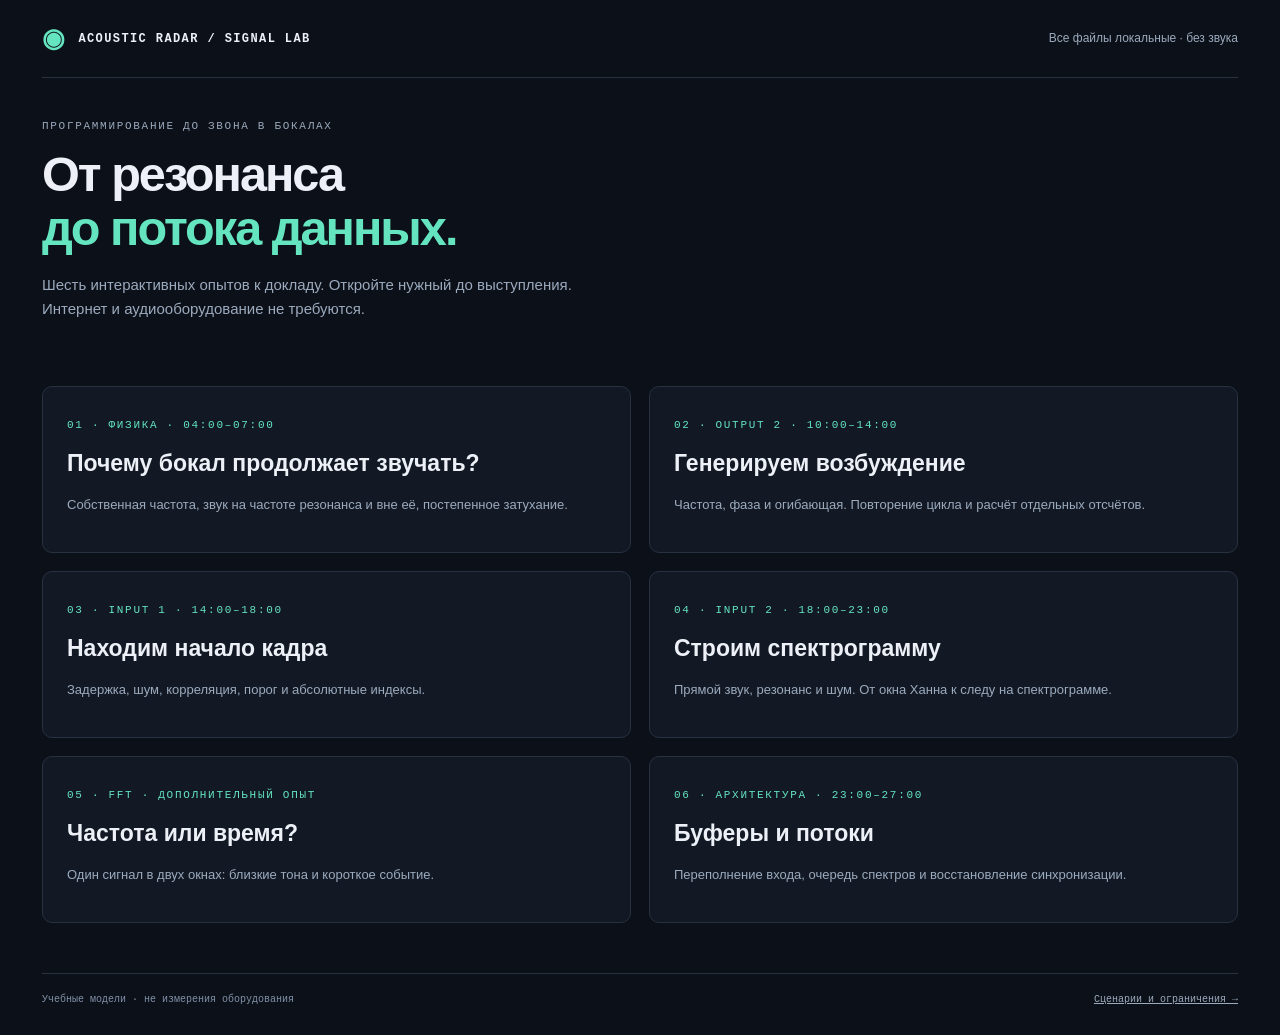
<file: presentation/index.html>
<!doctype html><html lang="ru"><head><meta charset="utf-8"><meta name="viewport" content="width=device-width,initial-scale=1"><meta name="color-scheme" content="dark"><title>Анимации доклада · Acoustic Radar</title><link rel="stylesheet" href="chirp-demo.css"><link rel="stylesheet" href="teaching.css"></head><body><main><header class="masthead"><a class="wordmark" href="index.html"><span class="brand-mark">◉</span> ACOUSTIC RADAR / SIGNAL LAB</a><span class="offline">Все файлы локальные · без звука</span></header><section class="intro"><div><p class="eyebrow">ПРОГРАММИРОВАНИЕ ДО ЗВОНА В БОКАЛАХ</p><h1>От резонанса<br> <span>до потока данных.</span></h1><p class="lede">Шесть интерактивных опытов к докладу. Откройте нужный до выступления.<br>Интернет и аудиооборудование не требуются.</p></div></section><section class="demo-index" aria-label="Выбор опыта"><a href="resonance-demo.html"><span class="eyebrow">01 · ФИЗИКА · 04:00–07:00</span><h2>Почему бокал продолжает звучать?</h2><p>Собственная частота, звук на частоте резонанса и вне её, постепенное затухание.</p></a><a href="excitation-demo.html"><span class="eyebrow">02 · OUTPUT 2 · 10:00–14:00</span><h2>Генерируем возбуждение</h2><p>Частота, фаза и огибающая. Повторение цикла и расчёт отдельных отсчётов.</p></a><a href="chirp-demo.html"><span class="eyebrow">03 · INPUT 1 · 14:00–18:00</span><h2>Находим начало кадра</h2><p>Задержка, шум, корреляция, порог и абсолютные индексы.</p></a><a href="microphone-demo.html"><span class="eyebrow">04 · INPUT 2 · 18:00–23:00</span><h2>Строим спектрограмму</h2><p>Прямой звук, резонанс и шум. От окна Ханна к следу на спектрограмме.</p></a><a href="microphone-demo.html#fft-comparison"><span class="eyebrow">05 · FFT · ДОПОЛНИТЕЛЬНЫЙ ОПЫТ</span><h2>Частота или время?</h2><p>Один сигнал в двух окнах: близкие тона и короткое событие.</p></a><a href="pipeline-demo.html"><span class="eyebrow">06 · АРХИТЕКТУРА · 23:00–27:00</span><h2>Буферы и потоки</h2><p>Переполнение входа, очередь спектров и восстановление синхронизации.</p></a></section><footer><span>Учебные модели · не измерения оборудования</span><a href="README.md" style="color:var(--muted)">Сценарии и ограничения →</a></footer></main></body></html>
</file>
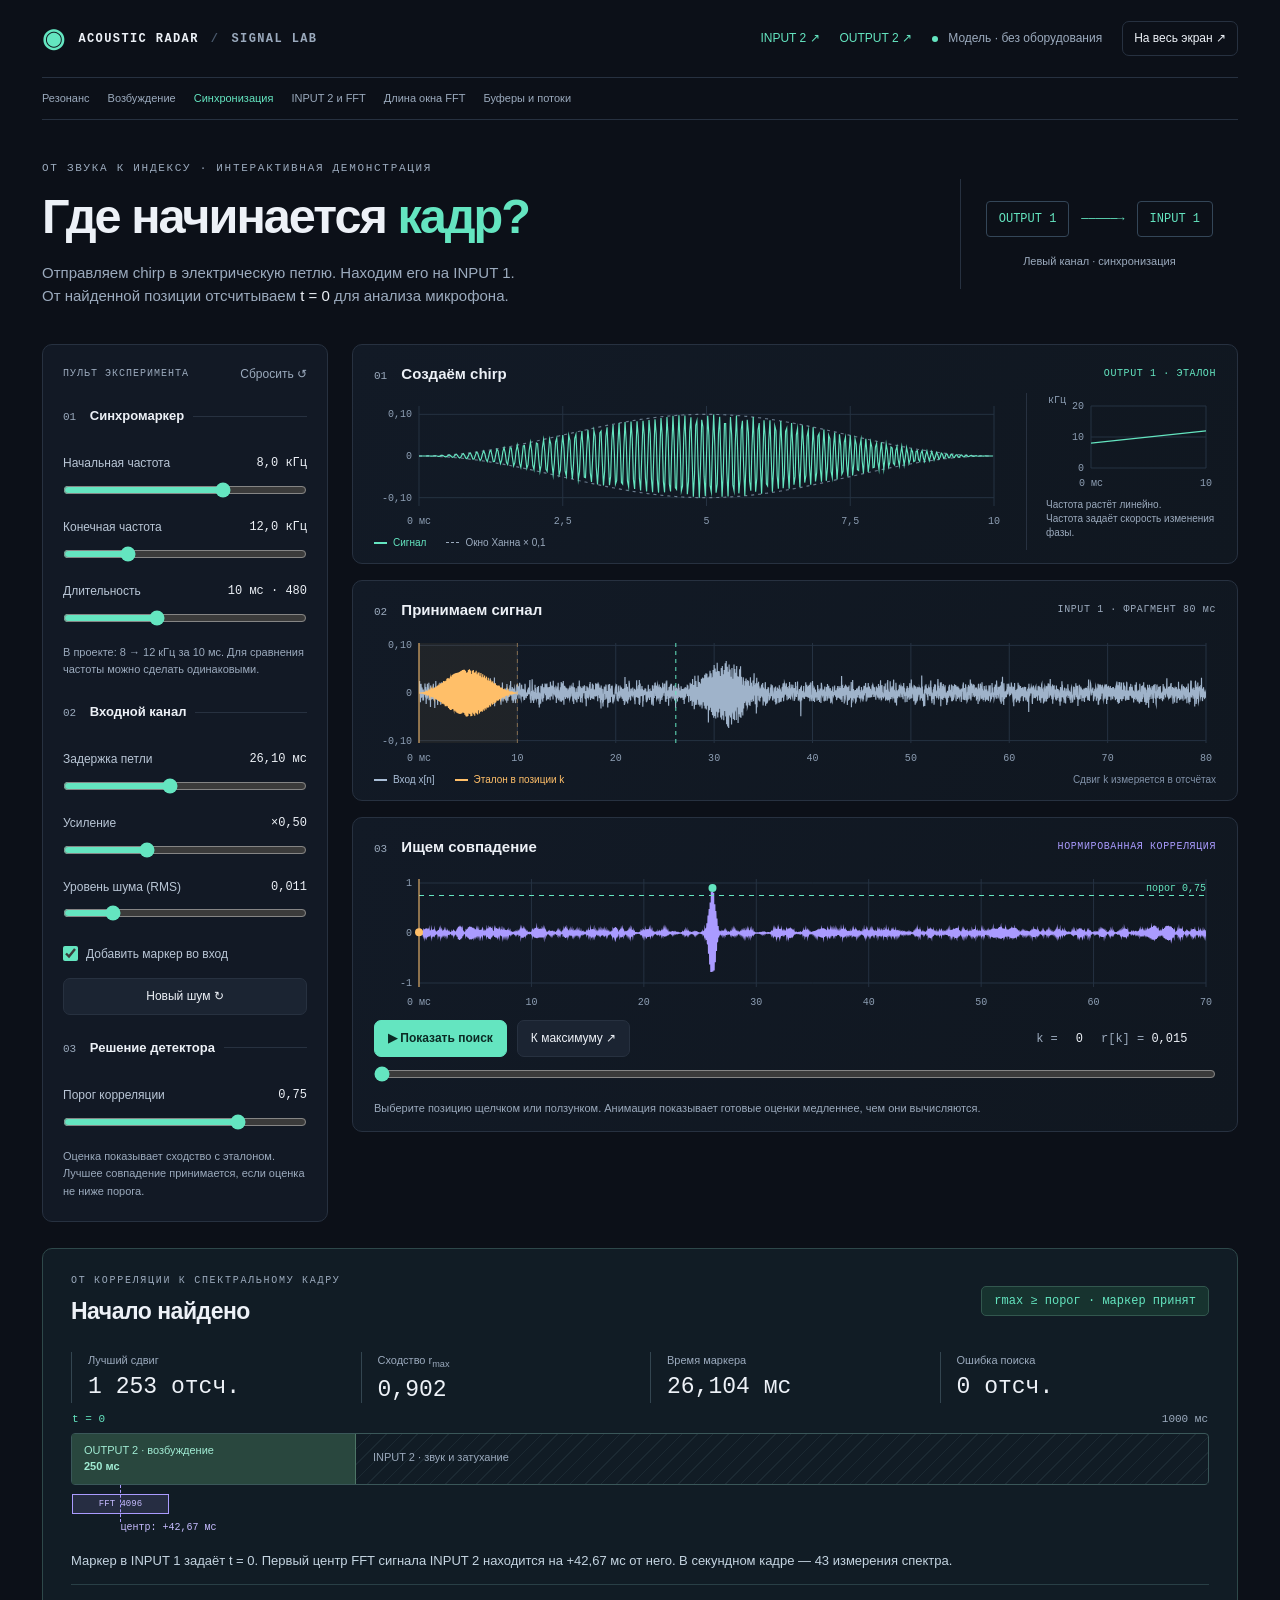
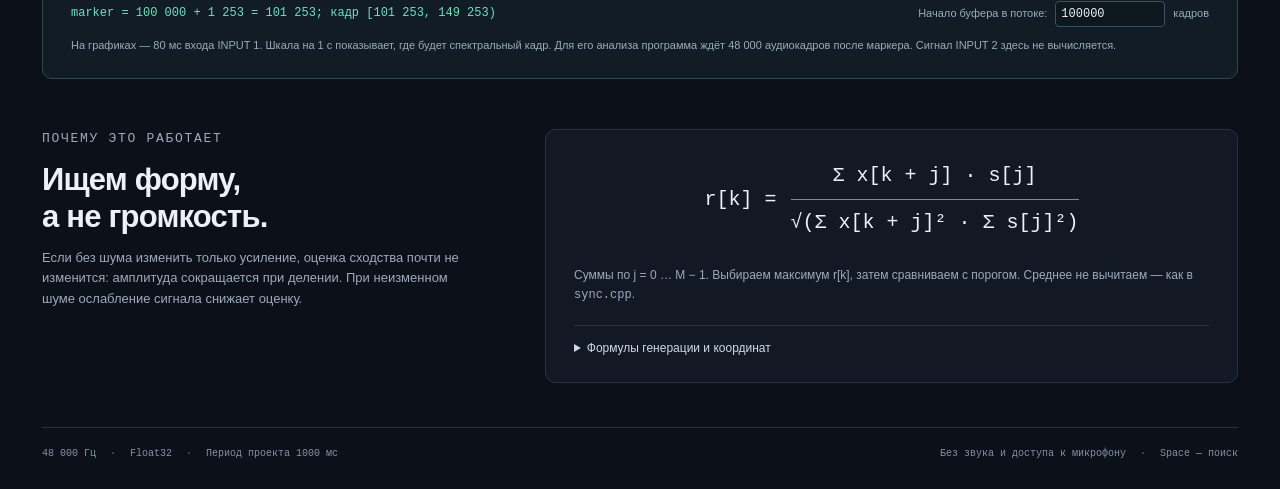
<file: presentation/chirp-demo.html>
<!doctype html>
<html lang="ru">
<head>
  <meta charset="utf-8">
  <meta name="viewport" content="width=device-width, initial-scale=1">
  <meta name="color-scheme" content="dark">
  <title>Где начинается кадр? · Acoustic Radar</title>
  <link rel="stylesheet" href="chirp-demo.css">
  <script defer src="chirp-dsp.js"></script>
  <script defer src="chirp-demo.js"></script>
<link rel="stylesheet" href="teaching.css"></head>
<body>
  <main>
    <header class="masthead">
      <a class="wordmark" href="chirp-demo.html"><span class="brand-mark" aria-hidden="true">◉</span> ACOUSTIC RADAR <span class="slash">/</span> <span class="muted">SIGNAL LAB</span></a>
      <div class="header-actions"><a class="demo-link" href="microphone-demo.html">INPUT 2 ↗</a><a class="demo-link" href="excitation-demo.html">OUTPUT 2 ↗</a><span class="offline"><i></i> Модель · без оборудования</span><button id="fullscreen" class="quiet">На весь экран ↗</button></div>
    </header><nav class="demo-directory" aria-label="Демонстрации доклада"><a href="resonance-demo.html">Резонанс</a><a href="excitation-demo.html">Возбуждение</a><a href="chirp-demo.html" aria-current="page">Синхронизация</a><a href="microphone-demo.html">INPUT 2 и FFT</a><a href="microphone-demo.html#fft-comparison">Длина окна FFT</a><a href="pipeline-demo.html">Буферы и потоки</a></nav>
    <section class="intro">
      <div><p class="eyebrow">ОТ ЗВУКА К ИНДЕКСУ · ИНТЕРАКТИВНАЯ ДЕМОНСТРАЦИЯ</p>
      <h1>Где начинается <span>кадр?</span></h1>
      <p class="lede">Отправляем chirp в электрическую петлю. Находим его на INPUT 1.<br>От найденной позиции отсчитываем <strong>t = 0</strong> для анализа микрофона.</p></div>
      <div class="route" aria-label="Электрическая петля синхронизации"><span>OUTPUT 1</span><span class="wire" aria-hidden="true">─────→</span><span>INPUT 1</span><small>Левый канал · синхронизация</small></div>
    </section>

    <div class="lab">
      <aside class="controls" aria-label="Параметры модели">
        <div class="panel-heading"><span class="eyebrow">ПУЛЬТ ЭКСПЕРИМЕНТА</span><button id="reset" class="text-button">Сбросить ↺</button></div>
        <fieldset><legend><span class="number">01</span> Синхромаркер</legend>
          <label for="f0">Начальная частота <output id="f0-value" for="f0"></output></label><input id="f0" type="range" min="4000" max="10000" step="500" value="8000">
          <label for="f1">Конечная частота <output id="f1-value" for="f1"></output></label><input id="f1" type="range" min="10000" max="18000" step="500" value="12000">
          <label for="duration">Длительность <output id="duration-value" for="duration"></output></label><input id="duration" type="range" min="4" max="20" step="1" value="10">
          <p class="hint">В проекте: 8 → 12 кГц за 10 мс. Для сравнения частоты можно сделать одинаковыми.</p>
        </fieldset>
        <fieldset><legend><span class="number">02</span> Входной канал</legend>
          <label for="delay">Задержка петли <output id="delay-value" for="delay"></output></label><input id="delay" type="range" min="0" max="60" step="0.0208333333333333" value="26.1041666666667">
          <label for="gain">Усиление <output id="gain-value" for="gain"></output></label><input id="gain" type="range" min="0" max="1.5" step="0.05" value="0.5">
          <label for="noise">Уровень шума (RMS) <output id="noise-value" for="noise"></output></label><input id="noise" type="range" min="0" max="0.06" step="0.001" value="0.011">
          <label class="checkbox"><input id="marker" type="checkbox" checked> Добавить маркер во вход</label>
          <button id="new-noise" class="secondary compact">Новый шум ↻</button>
        </fieldset>
        <fieldset><legend><span class="number">03</span> Решение детектора</legend>
          <label for="threshold">Порог корреляции <output id="threshold-value" for="threshold"></output></label><input id="threshold" type="range" min="0.1" max="0.99" step="0.01" value="0.75">
          <p class="hint">Оценка показывает сходство с эталоном. Лучшее совпадение принимается, если оценка не ниже порога.</p>
        </fieldset>
      </aside>

      <section class="workspace" aria-label="Сигналы и корреляция">
        <article class="scope">
          <div class="scope-title"><h2><span class="number">01</span> Создаём chirp</h2><span class="tag teal">OUTPUT 1 · ЭТАЛОН</span></div>
          <div class="chart-grid"><div><canvas id="reference" role="img" aria-label="Осциллограмма chirp и окно Ханна"></canvas><div class="chart-legend"><span class="key teal-key">Сигнал</span><span class="key dotted">Окно Ханна × 0,1</span></div></div>
          <div class="ramp"><canvas id="frequency" role="img" aria-label="Линейный рост частоты chirp"></canvas><p>Частота растёт линейно.<br>Частота задаёт скорость изменения фазы.</p></div></div>
        </article>
        <article class="scope">
          <div class="scope-title"><h2><span class="number">02</span> Принимаем сигнал</h2><span class="tag">INPUT 1 · ФРАГМЕНТ 80 мс</span></div>
          <canvas id="received" role="img" aria-label="Сигнал на INPUT 1 с задержкой, шумом и окном поиска"></canvas>
          <div class="chart-legend"><span class="key grey-key">Вход x[n]</span><span class="key amber-key">Эталон в позиции k</span><span class="legend-note">Сдвиг k измеряется в отсчётах</span></div>
        </article>
        <article class="scope correlation-scope">
          <div class="scope-title"><h2><span class="number">03</span> Ищем совпадение</h2><span class="tag purple">НОРМИРОВАННАЯ КОРРЕЛЯЦИЯ</span></div>
          <canvas id="correlation" role="img" tabindex="0" aria-label="Корреляция для всех сдвигов; нажмите, чтобы выбрать позицию. Стрелки перемещают курсор."></canvas>
          <div class="scan-row"><button id="scan" class="primary" aria-pressed="false">▶ Показать поиск</button><button id="peak" class="secondary">К максимуму ↗</button><div class="probe-readout">k = <output id="probe-value"></output><span>r[k] = <output id="probe-score"></output></span></div></div>
          <label class="sr-only" for="probe">Положение эталона в отсчётах</label><input id="probe" type="range" min="0" max="3360" step="1" value="0">
          <p class="hint">Выберите позицию щелчком или ползунком. Анимация показывает готовые оценки медленнее, чем они вычисляются.</p>
        </article>
      </section>
    </div>

    <section class="result-panel" aria-labelledby="result-title">
      <div class="result-heading"><div><p class="eyebrow">ОТ КОРРЕЛЯЦИИ К СПЕКТРАЛЬНОМУ КАДРУ</p><h2 id="result-title">Начало найдено</h2></div><span id="decision" class="decision" role="status" aria-live="polite"></span></div>
      <div class="metrics"><div><span>Лучший сдвиг</span><strong id="best-index"></strong></div><div><span>Сходство r<sub>max</sub></span><strong id="best-score"></strong></div><div><span>Время маркера</span><strong id="best-time"></strong></div><div><span>Ошибка поиска</span><strong id="error"></strong></div></div>
      <div id="frame-timeline" class="frame-timeline"><div class="frame-start">t = 0</div><div class="excitation">OUTPUT 2 · возбуждение<br><b>250 мс</b></div><div class="decay">INPUT 2 · звук и затухание</div><div class="frame-end">1000 мс</div><div class="fft-window"><span>FFT 4096</span><i></i><small>центр: +42,67 мс</small></div></div>
      <p id="frame-description" class="frame-description"></p>
      <div class="frame-math"><code id="absolute-formula"></code><label for="base">Начало буфера в потоке: <input id="base" type="number" min="0" max="1000000000" step="1" value="100000"> кадров</label></div>
      <p class="hint">На графиках — 80 мс входа INPUT 1. Шкала на 1 с показывает, где будет спектральный кадр. Для его анализа программа ждёт 48 000 аудиокадров после маркера. Сигнал INPUT 2 здесь не вычисляется.</p>
    </section>

    <section class="explanation">
      <div><p class="eyebrow">ПОЧЕМУ ЭТО РАБОТАЕТ</p><h2>Ищем форму,<br> а не громкость.</h2><p>Если без шума изменить только усиление, оценка сходства почти не изменится: амплитуда сокращается при делении. При неизменном шуме ослабление сигнала снижает оценку.</p></div>
      <div class="formula-card"><div class="formula"><span>r[k] = </span><span class="fraction"><span>Σ x[k + j] · s[j]</span><span>√(Σ x[k + j]² · Σ s[j]²)</span></span></div><p>Суммы по j = 0 … M − 1. Выбираем максимум r[k], затем сравниваем с порогом. Среднее не вычитаем — как в <code>sync.cpp</code>.</p><details><summary>Формулы генерации и координат</summary><div class="code-formulas"><code>f(t) = f₀ + (f₁ − f₀) · t / T</code><code>φ(t) = 2π · (f₀ · t + (f₁ − f₀) · t² / (2T))</code><code>s[j] = 0,1 · Hann[j] · sin(φ(j / 48000))</code><code>Hann[j] = ½ · (1 − cos(2πj / (M − 1)))</code><code>marker = base + k; t<sub>FFT</sub> = (offset + 4096 / 2) / 48000</code></div></details></div>
    </section>
    <footer><span>48 000 Гц <b>·</b> Float32 <b>·</b> Период проекта 1000 мс</span><span>Без звука и доступа к микрофону <b>·</b> Space — поиск</span></footer>
  </main>
</body>
</html>
</file>
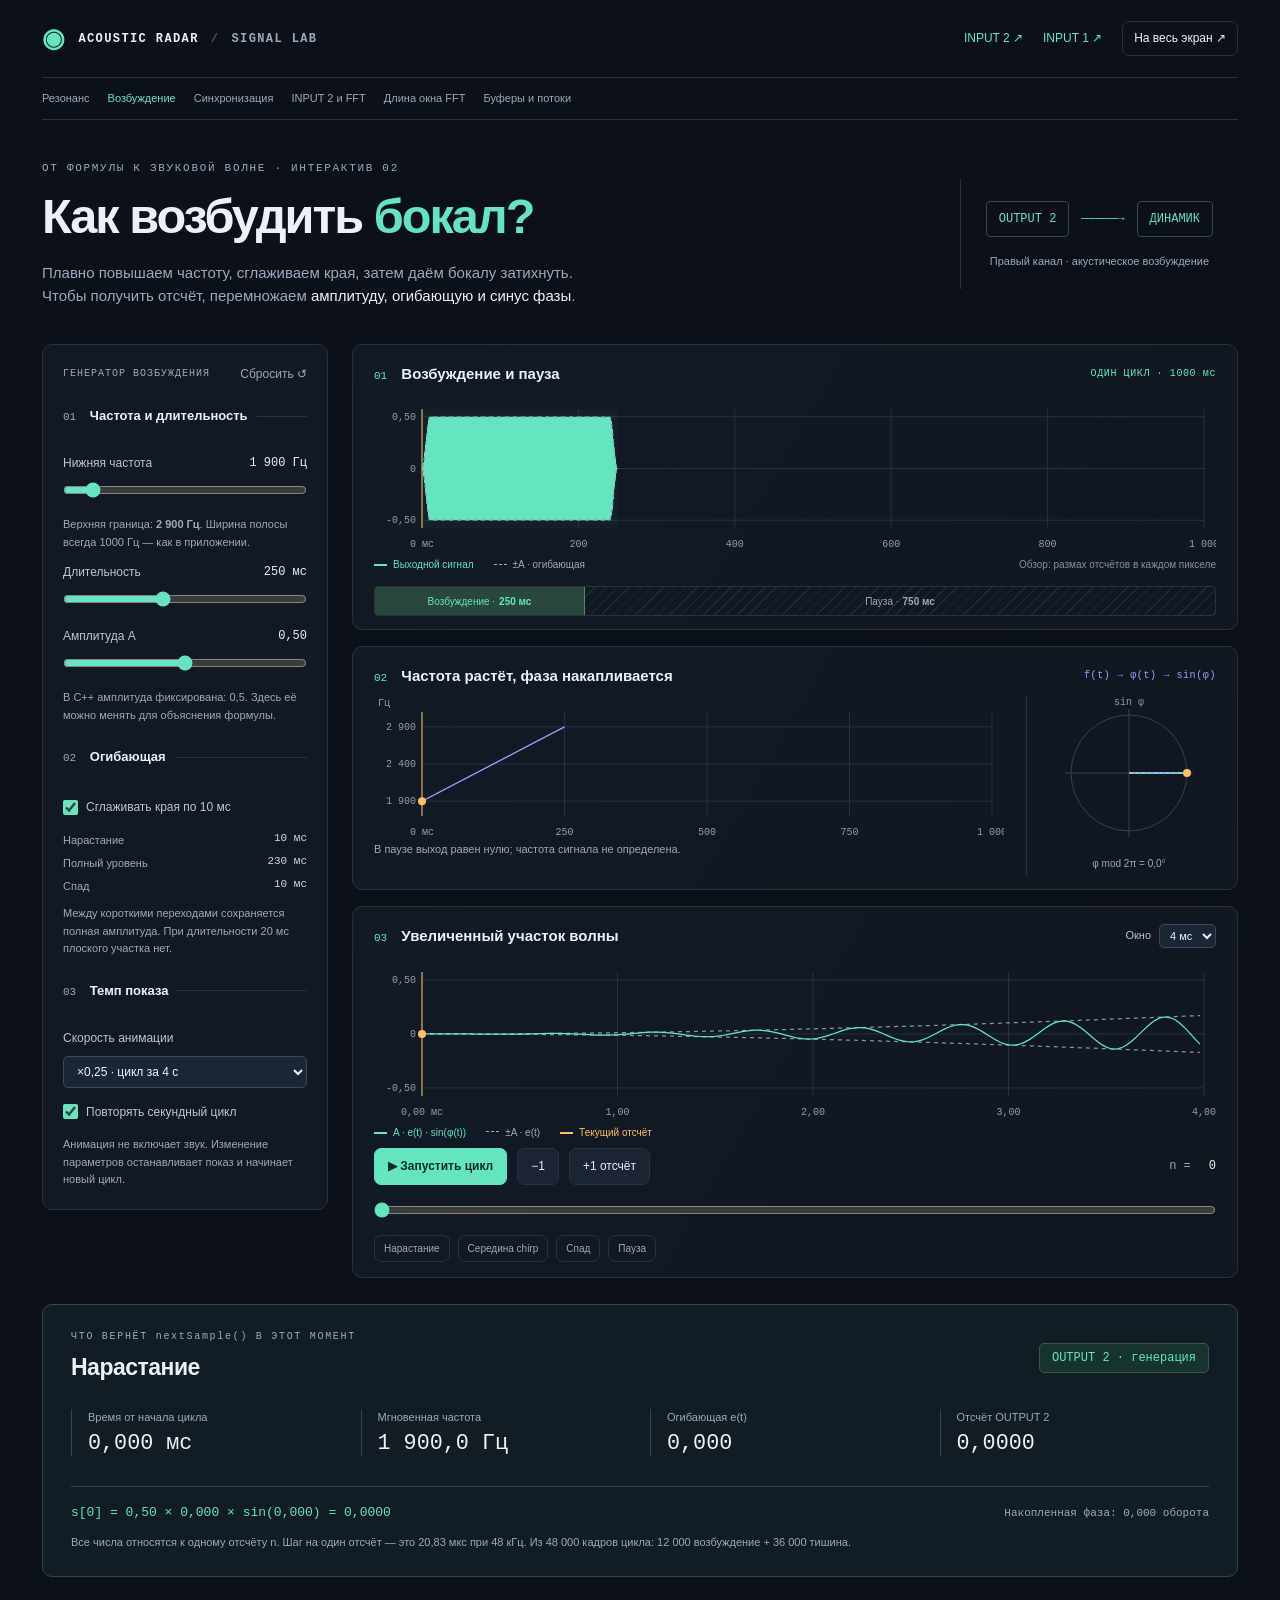
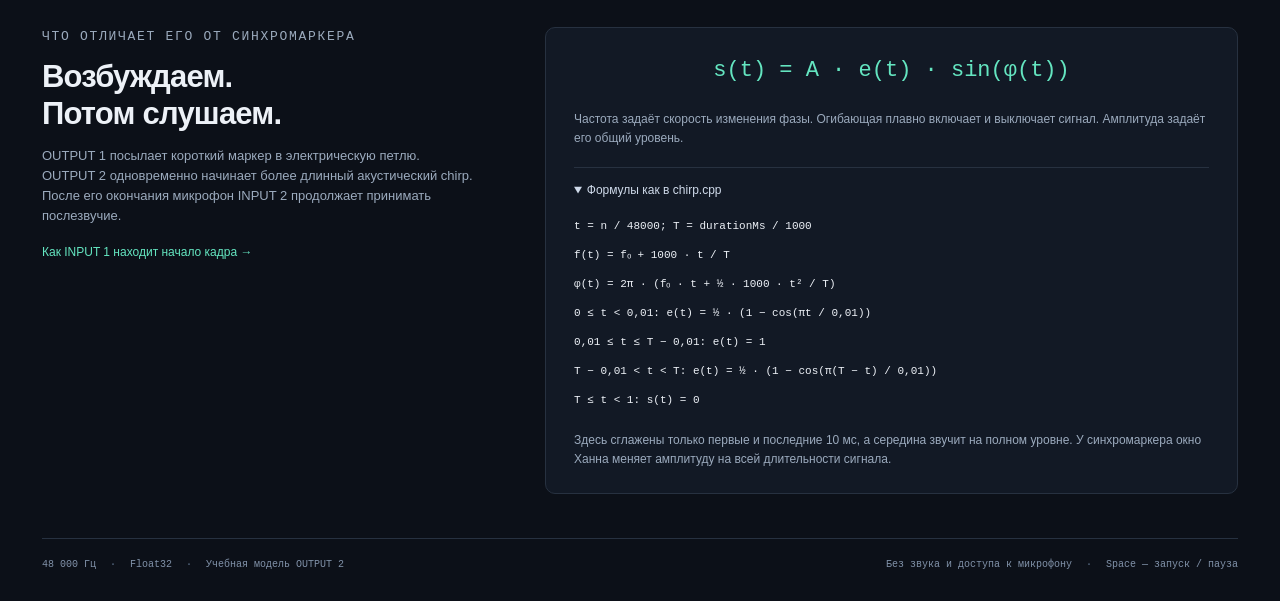
<file: presentation/excitation-demo.html>
<!doctype html>
<html lang="ru">
<head>
  <meta charset="utf-8"><meta name="viewport" content="width=device-width, initial-scale=1"><meta name="color-scheme" content="dark">
  <title>Как возбудить бокал? · Acoustic Radar</title>
  <link rel="stylesheet" href="chirp-demo.css"><link rel="stylesheet" href="excitation-demo.css">
  <script defer src="excitation-dsp.js"></script><script defer src="excitation-demo.js"></script>
<link rel="stylesheet" href="teaching.css"></head>
<body>
<main>
  <header class="masthead"><a class="wordmark" href="excitation-demo.html"><span class="brand-mark" aria-hidden="true">◉</span> ACOUSTIC RADAR <span class="slash">/</span> <span class="muted">SIGNAL LAB</span></a><div class="header-actions"><a class="demo-link" href="microphone-demo.html">INPUT 2 ↗</a><a class="demo-link" href="chirp-demo.html">INPUT 1 ↗</a><button id="fullscreen" class="quiet">На весь экран ↗</button></div></header><nav class="demo-directory" aria-label="Демонстрации доклада"><a href="resonance-demo.html">Резонанс</a><a href="excitation-demo.html" aria-current="page">Возбуждение</a><a href="chirp-demo.html">Синхронизация</a><a href="microphone-demo.html">INPUT 2 и FFT</a><a href="microphone-demo.html#fft-comparison">Длина окна FFT</a><a href="pipeline-demo.html">Буферы и потоки</a></nav>
  <section class="intro"><div><p class="eyebrow">ОТ ФОРМУЛЫ К ЗВУКОВОЙ ВОЛНЕ · ИНТЕРАКТИВ 02</p><h1>Как возбудить <span>бокал?</span></h1><p class="lede">Плавно повышаем частоту, сглаживаем края, затем даём бокалу затихнуть.<br>Чтобы получить отсчёт, перемножаем <strong>амплитуду, огибающую и синус фазы</strong>.</p></div><div class="route"><span>OUTPUT 2</span><span class="wire" aria-hidden="true">─────→</span><span>ДИНАМИК</span><small>Правый канал · акустическое возбуждение</small></div></section>
  <div class="lab excitation-lab">
    <aside class="controls" aria-label="Параметры возбуждения">
      <div class="panel-heading"><span class="eyebrow">ГЕНЕРАТОР ВОЗБУЖДЕНИЯ</span><button id="reset" class="text-button">Сбросить ↺</button></div>
      <fieldset><legend><span class="number">01</span> Частота и длительность</legend>
        <label for="start">Нижняя частота <output id="start-value" for="start"></output></label><input id="start" type="range" min="100" max="19000" step="100" value="1900">
        <p class="hint">Верхняя граница: <strong id="end-frequency"></strong>. Ширина полосы всегда 1000 Гц — как в приложении.</p>
        <label for="duration">Длительность <output id="duration-value" for="duration"></output></label><input id="duration" type="range" min="20" max="590" step="10" value="250">
        <label for="amplitude">Амплитуда A <output id="amplitude-value" for="amplitude"></output></label><input id="amplitude" type="range" min="0" max="1" step="0.05" value="0.5">
        <p class="hint">В C++ амплитуда фиксирована: 0,5. Здесь её можно менять для объяснения формулы.</p>
      </fieldset>
      <fieldset><legend><span class="number">02</span> Огибающая</legend>
        <label class="checkbox"><input id="smooth" type="checkbox" checked> Сглаживать края по 10 мс</label>
        <div class="envelope-parts"><span>Нарастание <b>10 мс</b></span><span>Полный уровень <b id="plateau-value"></b></span><span>Спад <b>10 мс</b></span></div>
        <p id="envelope-hint" class="hint"></p>
      </fieldset>
      <fieldset><legend><span class="number">03</span> Темп показа</legend>
        <label for="speed">Скорость анимации</label><select id="speed"><option value="0.05">×0,05 · цикл за 20 с</option><option value="0.25" selected>×0,25 · цикл за 4 с</option><option value="1">×1 · цикл за 1 с</option></select>
        <label class="checkbox"><input id="loop" type="checkbox" checked> Повторять секундный цикл</label>
        <p class="hint">Анимация не включает звук. Изменение параметров останавливает показ и начинает новый цикл.</p>
      </fieldset>
    </aside>
    <section class="workspace" aria-label="Графики возбуждающего сигнала">
      <article class="scope"><div class="scope-title"><h2><span class="number">01</span> Возбуждение и пауза</h2><span class="tag teal">ОДИН ЦИКЛ · 1000 мс</span></div><canvas id="cycle" role="img" aria-label="Секундный цикл: возбуждение с огибающей и нулевая пауза"></canvas><div class="chart-legend"><span class="key teal-key">Выходной сигнал</span><span class="key dotted">±A · огибающая</span><span class="legend-note">Обзор: размах отсчётов в каждом пикселе</span></div><div class="cycle-strip"><div id="excitation-segment">Возбуждение · <b id="excitation-label"></b></div><div id="silence-segment">Пауза · <b id="silence-label"></b></div></div></article>
      <article class="scope"><div class="scope-title"><h2><span class="number">02</span> Частота растёт, фаза накапливается</h2><span class="tag purple">f(t) → φ(t) → sin(φ)</span></div><div class="phase-grid"><div><canvas id="frequency" role="img" aria-label="Линейная частота только во время возбуждения"></canvas><p class="hint">В паузе выход равен нулю; частота сигнала не определена.</p></div><div class="phase-view"><canvas id="phase" role="img" aria-label="Текущая фаза на единичной окружности и значение синуса"></canvas><p id="phase-caption" class="hint"></p></div></div></article>
      <article class="scope zoom-scope"><div class="scope-title"><h2><span class="number">03</span> Увеличенный участок волны</h2><label class="zoom-label" for="zoom">Окно <select id="zoom"><option value="2">2 мс</option><option value="4" selected>4 мс</option><option value="8">8 мс</option></select></label></div><canvas id="detail" role="img" tabindex="0" aria-label="Точная форма волны с текущим отсчётом. Стрелки переключают отсчёты."></canvas><div class="chart-legend"><span class="key teal-key">A · e(t) · sin(φ(t))</span><span class="key dotted">±A · e(t)</span><span class="key amber-key">Текущий отсчёт</span></div><div class="scan-row"><button id="play" class="primary" aria-pressed="false">▶ Запустить цикл</button><button id="previous" class="secondary" aria-label="Предыдущий отсчёт">−1</button><button id="next" class="secondary" aria-label="Следующий отсчёт">+1 отсчёт</button><div class="probe-readout">n = <output id="sample-index"></output></div></div><label class="sr-only" for="position">Текущий отсчёт цикла</label><input id="position" type="range" min="0" max="47999" step="1" value="0"><div class="jump-buttons" aria-label="Перейти к участку цикла"><button data-jump="attack">Нарастание</button><button data-jump="middle">Середина chirp</button><button data-jump="release">Спад</button><button data-jump="silence">Пауза</button></div></article>
    </section>
  </div>
  <section class="result-panel" aria-labelledby="state-title"><div class="result-heading"><div><p class="eyebrow">ЧТО ВЕРНЁТ nextSample() В ЭТОТ МОМЕНТ</p><h2 id="state-title">Начало нарастания</h2></div><span id="state" class="decision" role="status" aria-live="polite"></span></div><div class="metrics"><div><span>Время от начала цикла</span><strong id="current-time"></strong></div><div><span>Мгновенная частота</span><strong id="current-frequency"></strong></div><div><span>Огибающая e(t)</span><strong id="current-envelope"></strong></div><div><span>Отсчёт OUTPUT 2</span><strong id="current-sample"></strong></div></div><div class="sample-equation"><span id="sample-formula"></span><span id="phase-value"></span></div><p class="hint">Все числа относятся к одному отсчёту n. Шаг на один отсчёт — это 20,83 мкс при 48 кГц. Из 48 000 кадров цикла: <span id="active-frames"></span>.</p></section>
  <section class="explanation"><div><p class="eyebrow">ЧТО ОТЛИЧАЕТ ЕГО ОТ СИНХРОМАРКЕРА</p><h2>Возбуждаем.<br> Потом слушаем.</h2><p>OUTPUT 1 посылает короткий маркер в электрическую петлю. OUTPUT 2 одновременно начинает более длинный акустический chirp. После его окончания микрофон INPUT 2 продолжает принимать послезвучие.</p><a class="demo-link" href="chirp-demo.html">Как INPUT 1 находит начало кадра →</a></div><div class="formula-card"><div class="excitation-formula">s(t) = A · e(t) · sin(φ(t))</div><p>Частота задаёт скорость изменения фазы. Огибающая плавно включает и выключает сигнал. Амплитуда задаёт его общий уровень.</p><details open><summary>Формулы как в chirp.cpp</summary><div class="code-formulas"><code>t = n / 48000; T = durationMs / 1000</code><code>f(t) = f₀ + 1000 · t / T</code><code>φ(t) = 2π · (f₀ · t + ½ · 1000 · t² / T)</code><code>0 ≤ t &lt; 0,01: e(t) = ½ · (1 − cos(πt / 0,01))</code><code>0,01 ≤ t ≤ T − 0,01: e(t) = 1</code><code>T − 0,01 &lt; t &lt; T: e(t) = ½ · (1 − cos(π(T − t) / 0,01))</code><code>T ≤ t &lt; 1: s(t) = 0</code></div></details><p>Здесь сглажены только первые и последние 10 мс, а середина звучит на полном уровне. У синхромаркера окно Ханна меняет амплитуду на всей длительности сигнала.</p></div></section>
  <footer><span>48 000 Гц <b>·</b> Float32 <b>·</b> Учебная модель OUTPUT 2</span><span>Без звука и доступа к микрофону <b>·</b> Space — запуск / пауза</span></footer>
</main>
</body>
</html>
</file>
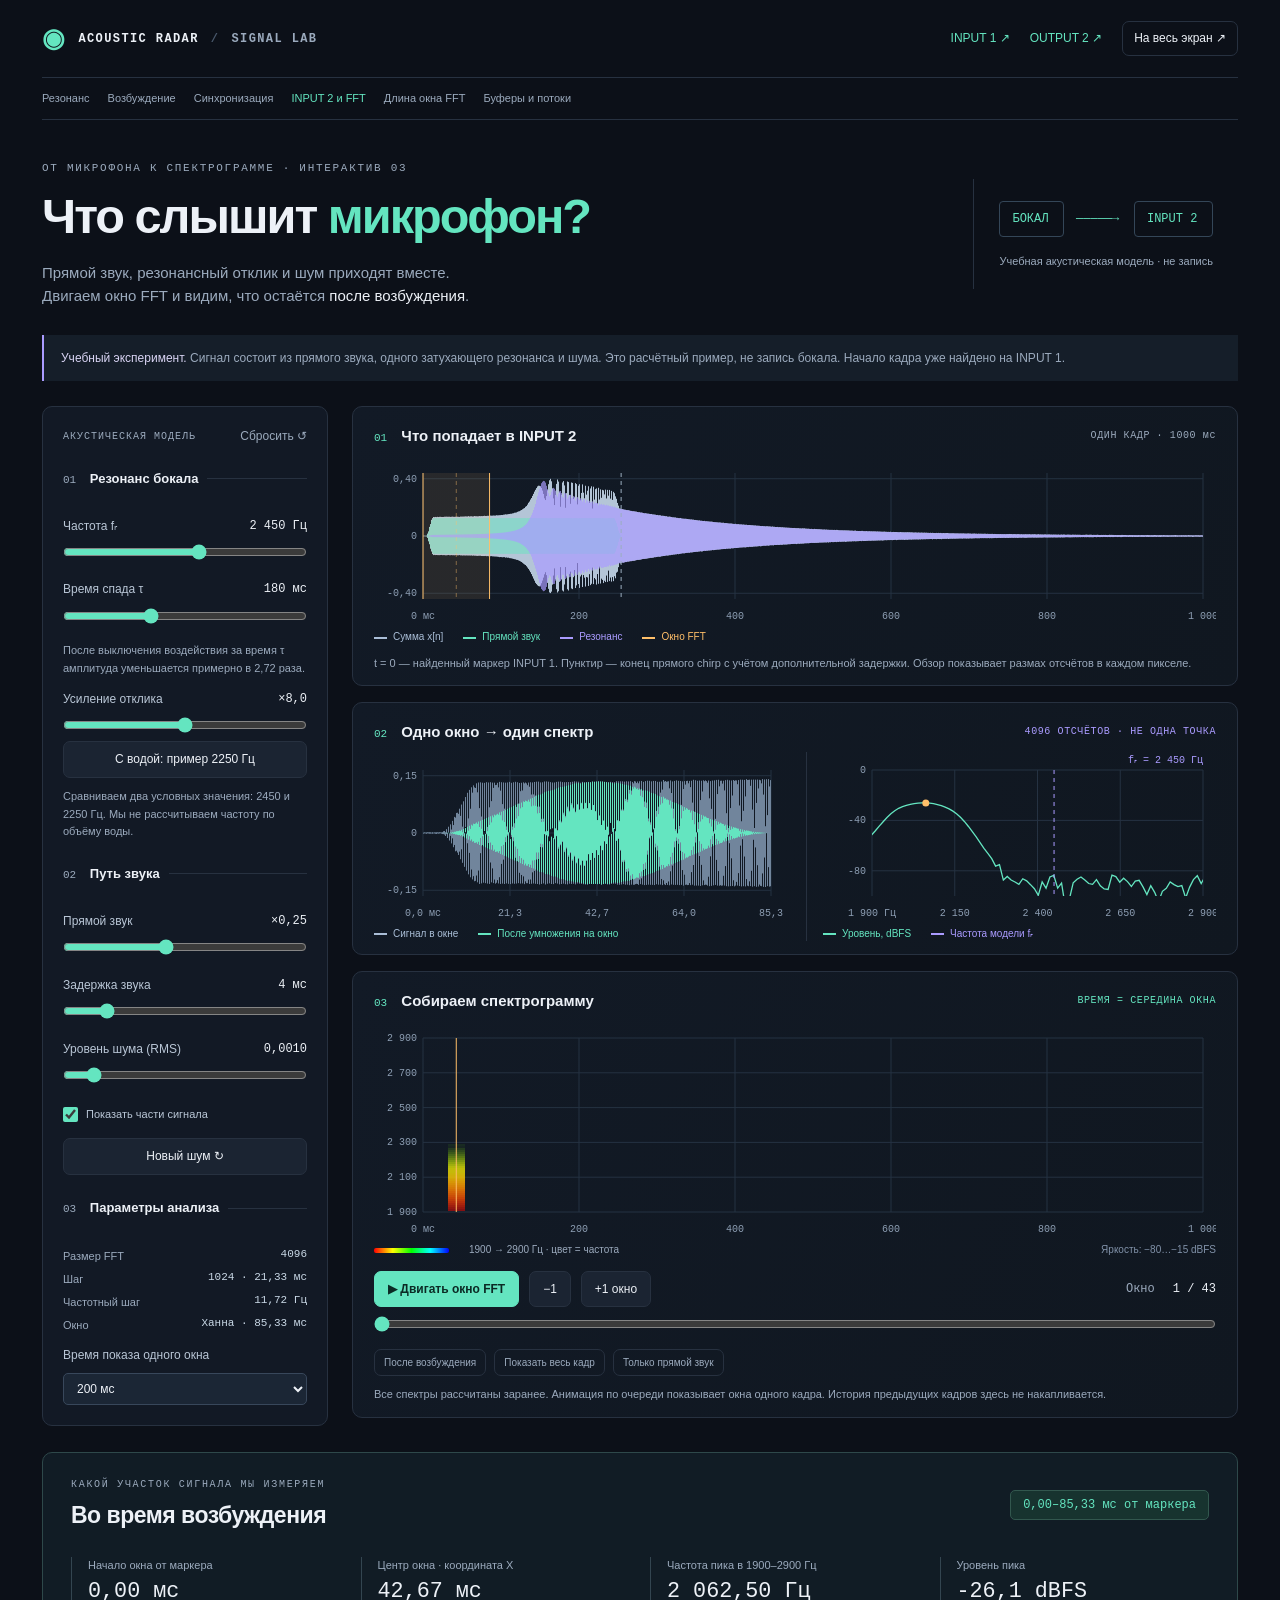
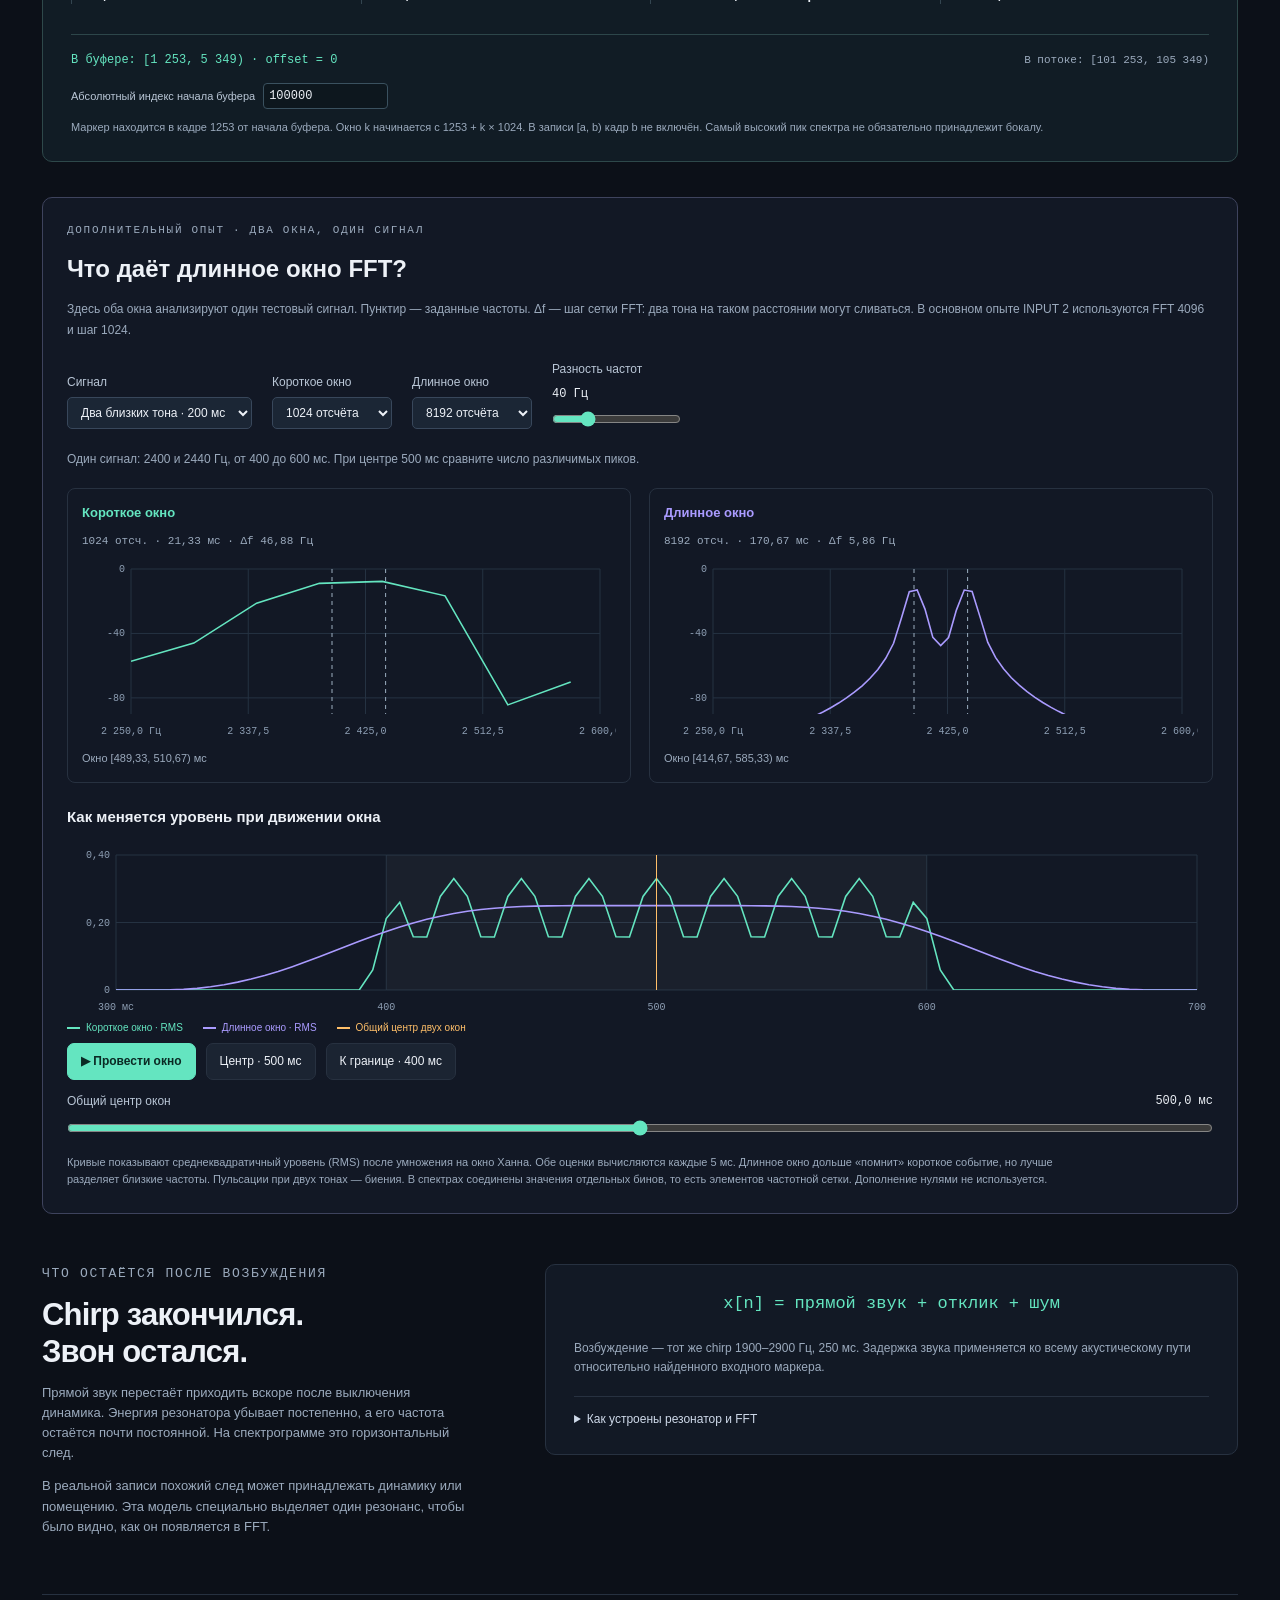
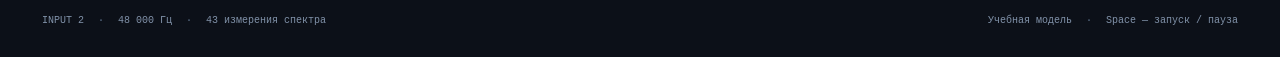
<file: presentation/microphone-demo.html>
<!doctype html>
<html lang="ru">
<head>
  <meta charset="utf-8"><meta name="viewport" content="width=device-width, initial-scale=1"><meta name="color-scheme" content="dark">
  <title>Что слышит микрофон? · Acoustic Radar</title>
  <link rel="stylesheet" href="chirp-demo.css"><link rel="stylesheet" href="excitation-demo.css"><link rel="stylesheet" href="microphone-demo.css">
  <script defer src="excitation-dsp.js"></script><script defer src="microphone-dsp.js"></script><script defer src="microphone-demo.js"></script><script defer src="teaching-ui.js"></script><script defer src="fft-comparison-dsp.js"></script><script defer src="fft-comparison.js"></script>
<link rel="stylesheet" href="teaching.css"></head>
<body><main>
  <header class="masthead"><a class="wordmark" href="microphone-demo.html"><span class="brand-mark" aria-hidden="true">◉</span> ACOUSTIC RADAR <span class="slash">/</span> <span class="muted">SIGNAL LAB</span></a><div class="header-actions"><a class="demo-link" href="chirp-demo.html">INPUT 1 ↗</a><a class="demo-link" href="excitation-demo.html">OUTPUT 2 ↗</a><button id="fullscreen" class="quiet">На весь экран ↗</button></div></header><nav class="demo-directory" aria-label="Демонстрации доклада"><a href="resonance-demo.html">Резонанс</a><a href="excitation-demo.html">Возбуждение</a><a href="chirp-demo.html">Синхронизация</a><a href="microphone-demo.html" aria-current="page">INPUT 2 и FFT</a><a href="microphone-demo.html#fft-comparison">Длина окна FFT</a><a href="pipeline-demo.html">Буферы и потоки</a></nav>
  <section class="intro"><div><p class="eyebrow">ОТ МИКРОФОНА К СПЕКТРОГРАММЕ · ИНТЕРАКТИВ 03</p><h1>Что слышит <span>микрофон?</span></h1><p class="lede">Прямой звук, резонансный отклик и шум приходят вместе.<br>Двигаем окно FFT и видим, что остаётся <strong>после возбуждения</strong>.</p></div><div class="route"><span>БОКАЛ</span><span class="wire" aria-hidden="true">─────→</span><span>INPUT 2</span><small>Учебная акустическая модель · не запись</small></div></section>
  <div class="model-note"><strong>Учебный эксперимент.</strong> Сигнал состоит из прямого звука, одного затухающего резонанса и шума. Это расчётный пример, не запись бокала. Начало кадра уже найдено на INPUT 1.</div>
  <div class="lab excitation-lab microphone-lab">
    <aside class="controls" aria-label="Параметры сигнала микрофона">
      <div class="panel-heading"><span class="eyebrow">АКУСТИЧЕСКАЯ МОДЕЛЬ</span><button id="reset" class="text-button">Сбросить ↺</button></div>
      <fieldset><legend><span class="number">01</span> Резонанс бокала</legend>
        <label for="resonance">Частота fᵣ <output id="resonance-value" for="resonance"></output></label><input id="resonance" type="range" min="2000" max="2800" step="10" value="2450">
        <label for="tau">Время спада τ <output id="tau-value" for="tau"></output></label><input id="tau" type="range" min="60" max="400" step="10" value="180">
        <p class="hint">После выключения воздействия за время τ амплитуда уменьшается примерно в 2,72 раза.</p>
        <label for="strength">Усиление отклика <output id="strength-value" for="strength"></output></label><input id="strength" type="range" min="0" max="16" step="0.5" value="8">
        <button id="water" class="secondary compact" aria-pressed="false">С водой: пример 2250 Гц</button>
        <p class="hint">Сравниваем два условных значения: 2450 и 2250 Гц. Мы не рассчитываем частоту по объёму воды.</p>
      </fieldset>
      <fieldset><legend><span class="number">02</span> Путь звука</legend>
        <label for="direct">Прямой звук <output id="direct-value" for="direct"></output></label><input id="direct" type="range" min="0" max="0.6" step="0.05" value="0.25">
        <label for="delay">Задержка звука <output id="delay-value" for="delay"></output></label><input id="delay" type="range" min="0" max="25" step="1" value="4">
        <label for="noise">Уровень шума (RMS) <output id="noise-value" for="noise"></output></label><input id="noise" type="range" min="0" max="0.01" step="0.0005" value="0.001">
        <label class="checkbox"><input id="components" type="checkbox" checked> Показать части сигнала</label>
        <button id="new-noise" class="secondary compact">Новый шум ↻</button>
      </fieldset>
      <fieldset><legend><span class="number">03</span> Параметры анализа</legend><div class="envelope-parts"><span>Размер FFT <b>4096</b></span><span>Шаг <b>1024 · 21,33 мс</b></span><span>Частотный шаг <b>11,72 Гц</b></span><span>Окно <b>Ханна · 85,33 мс</b></span></div><label for="speed">Время показа одного окна</label><select id="speed"><option value="100">100 мс</option><option value="200" selected>200 мс</option><option value="400">400 мс</option></select></fieldset>
    </aside>
    <section class="workspace" aria-label="Сигнал микрофона и спектральный анализ">
      <article class="scope"><div class="scope-title"><h2><span class="number">01</span> Что попадает в INPUT 2</h2><span class="tag">ОДИН КАДР · 1000 мс</span></div><canvas id="waveform" role="img" aria-label="Сумма прямого звука, затухающего резонанса и шума, с текущим окном FFT"></canvas><div class="chart-legend"><span class="key grey-key">Сумма x[n]</span><span class="key teal-key">Прямой звук</span><span class="key purple-key">Резонанс</span><span class="key amber-key">Окно FFT</span></div><p class="hint">t = 0 — найденный маркер INPUT 1. Пунктир — конец прямого chirp с учётом дополнительной задержки. Обзор показывает размах отсчётов в каждом пикселе.</p></article>
      <article class="scope"><div class="scope-title"><h2><span class="number">02</span> Одно окно → один спектр</h2><span class="tag purple">4096 ОТСЧЁТОВ · НЕ ОДНА ТОЧКА</span></div><div class="analysis-grid"><div><canvas id="window" role="img" aria-label="Сигнал в текущем окне до и после умножения на окно Ханна"></canvas><div class="chart-legend"><span class="key grey-key">Сигнал в окне</span><span class="key teal-key">После умножения на окно</span></div></div><div><canvas id="spectrum" role="img" aria-label="Спектр текущего окна и заданная частота резонанса"></canvas><div class="chart-legend"><span class="key teal-key">Уровень, dBFS</span><span class="key purple-key">Частота модели fᵣ</span></div></div></div></article>
      <article class="scope spectrogram-scope"><div class="scope-title"><h2><span class="number">03</span> Собираем спектрограмму</h2><span class="tag teal">ВРЕМЯ = СЕРЕДИНА ОКНА</span></div><canvas id="spectrogram" role="img" tabindex="0" aria-label="Цветная спектрограмма микрофонного сигнала. Стрелки переключают окна FFT."></canvas><div class="chart-legend"><span class="palette-bar" aria-hidden="true"></span><span>1900 → 2900 Гц · цвет = частота</span><span class="legend-note">Яркость: −80…−15 dBFS</span></div><div class="scan-row"><button id="play" class="primary" aria-pressed="false">▶ Двигать окно FFT</button><button id="previous" class="secondary" aria-label="Предыдущее окно">−1</button><button id="next" class="secondary" aria-label="Следующее окно">+1 окно</button><div class="probe-readout">Окно <output id="column-number"></output></div></div><label class="sr-only" for="column">Индекс окна FFT</label><input id="column" type="range" min="0" max="42" step="1" value="0"><div class="jump-buttons"><button id="ringdown">После возбуждения</button><button id="show-all" aria-pressed="false">Показать весь кадр</button><button id="direct-only">Только прямой звук</button></div><p class="hint">Все спектры рассчитаны заранее. Анимация по очереди показывает окна одного кадра. История предыдущих кадров здесь не накапливается.</p></article>
    </section>
  </div>
  <section class="result-panel" aria-labelledby="state-title"><div class="result-heading"><div><p class="eyebrow">КАКОЙ УЧАСТОК СИГНАЛА МЫ ИЗМЕРЯЕМ</p><h2 id="state-title"></h2></div><span id="window-state" class="decision" role="status" aria-live="polite"></span></div><div class="metrics"><div><span>Начало окна от маркера</span><strong id="start-time"></strong></div><div><span>Центр окна · координата X</span><strong id="center-time"></strong></div><div><span>Частота пика в 1900–2900 Гц</span><strong id="peak-frequency"></strong></div><div><span>Уровень пика</span><strong id="peak-level"></strong></div></div><div class="sample-equation"><span id="index-formula"></span><span id="absolute-formula"></span></div><label class="base-label" for="base">Абсолютный индекс начала буфера <input id="base" type="number" min="0" max="1000000000" step="1" value="100000"></label><p class="hint">Маркер находится в кадре 1253 от начала буфера. Окно k начинается с 1253 + k × 1024. В записи [a, b) кадр b не включён. Самый высокий пик спектра не обязательно принадлежит бокалу.</p></section>
  <section id="fft-comparison" class="comparison-section" aria-labelledby="fft-comparison-title">
    <p class="eyebrow">ДОПОЛНИТЕЛЬНЫЙ ОПЫТ · ДВА ОКНА, ОДИН СИГНАЛ</p><h2 id="fft-comparison-title">Что даёт длинное окно FFT?</h2>
    <p class="teaching-note">Здесь оба окна анализируют один тестовый сигнал. Пунктир — заданные частоты. Δf — шаг сетки FFT: два тона на таком расстоянии могут сливаться. В основном опыте INPUT 2 используются FFT 4096 и шаг 1024.</p>
    <div class="teaching-controls"><label for="fft-case">Сигнал<select id="fft-case"><option value="tones">Два близких тона · 200 мс</option><option value="burst">Короткий импульс · 20 мс</option></select></label><label for="fft-short">Короткое окно<select id="fft-short"><option value="512">512 отсчётов</option><option value="1024" selected>1024 отсчёта</option><option value="2048">2048 отсчётов</option></select></label><label for="fft-long">Длинное окно<select id="fft-long"><option value="4096">4096 отсчётов</option><option value="8192" selected>8192 отсчёта</option></select></label><label for="fft-gap">Разность частот <output id="fft-gap-value"></output><input id="fft-gap" type="range" min="20" max="100" step="5" value="40"></label></div>
    <p id="fft-comparison-note" class="teaching-note"></p>
    <div class="comparison-spectra"><article><h3 style="color:var(--teal)">Короткое окно</h3><output id="fft-short-info"></output><canvas id="fft-short-spectrum" role="img" aria-label="Спектр одного и того же сигнала в коротком окне"></canvas><p id="fft-short-interval" class="hint"></p></article><article><h3 style="color:var(--purple)">Длинное окно</h3><output id="fft-long-info"></output><canvas id="fft-long-spectrum" role="img" aria-label="Спектр одного и того же сигнала в длинном окне"></canvas><p id="fft-long-interval" class="hint"></p></article></div>
    <h2 style="font-size:15px;margin:22px 0 8px">Как меняется уровень при движении окна</h2><canvas id="fft-time" role="img" aria-label="Взвешенный среднеквадратичный уровень для короткого и длинного окна в зависимости от положения его центра"></canvas>
    <div class="chart-legend"><span class="key teal-key">Короткое окно · RMS</span><span class="key purple-key">Длинное окно · RMS</span><span class="key amber-key">Общий центр двух окон</span></div>
    <div class="scan-row"><button id="fft-play" class="primary" aria-pressed="false">▶ Провести окно</button><button id="fft-middle" class="secondary">Центр · 500 мс</button><button id="fft-start" class="secondary">К границе · 400 мс</button></div><label for="fft-center">Общий центр окон <output id="fft-center-value"></output></label><input id="fft-center" type="range" min="300" max="700" step="0.5" value="500">
    <p class="hint">Кривые показывают среднеквадратичный уровень (RMS) после умножения на окно Ханна. Обе оценки вычисляются каждые 5 мс. Длинное окно дольше «помнит» короткое событие, но лучше разделяет близкие частоты. Пульсации при двух тонах — биения. В спектрах соединены значения отдельных бинов, то есть элементов частотной сетки. Дополнение нулями не используется.</p>
  </section>
  <section class="explanation"><div><p class="eyebrow">ЧТО ОСТАЁТСЯ ПОСЛЕ ВОЗБУЖДЕНИЯ</p><h2>Chirp закончился.<br> Звон остался.</h2><p>Прямой звук перестаёт приходить вскоре после выключения динамика. Энергия резонатора убывает постепенно, а его частота остаётся почти постоянной. На спектрограмме это горизонтальный след.</p><p>В реальной записи похожий след может принадлежать динамику или помещению. Эта модель специально выделяет один резонанс, чтобы было видно, как он появляется в FFT.</p></div><div class="formula-card"><div class="excitation-formula">x[n] = прямой звук + отклик + шум</div><p>Возбуждение — тот же chirp 1900–2900 Гц, 250 мс. Задержка звука применяется ко всему акустическому пути относительно найденного входного маркера.</p><details><summary>Как устроены резонатор и FFT</summary><div class="code-formulas"><code>r = exp(−1 / (48000 · τ)); ω = 2πfᵣ / 48000</code><code>y[n] = 2r cos(ω)y[n−1] − r²y[n−2] + β·drive[n]</code><code>β = gain · (1−r) · 2sin(ω)</code><code>FFT: x[marker + offset + j] · Hann[j]</code><code>f[b] = b · 48000 / 4096</code><code>dBFS = 20 log₁₀(max(2|FFT[b]| / ΣHann, 10⁻¹⁰))</code></div><p>Удвоение применяется к бинам между нулевой частотой и частотой Найквиста. Крайние бины не удваиваются. Браузер считает FFT на JavaScript, приложение — через FFTW3. Размер окна, шаг и способ расчёта уровней одинаковы.</p></details></div></section>
  <footer><span>INPUT 2 <b>·</b> 48 000 Гц <b>·</b> 43 измерения спектра</span><span>Учебная модель <b>·</b> Space — запуск / пауза</span></footer>
</main></body>
</html>
</file>
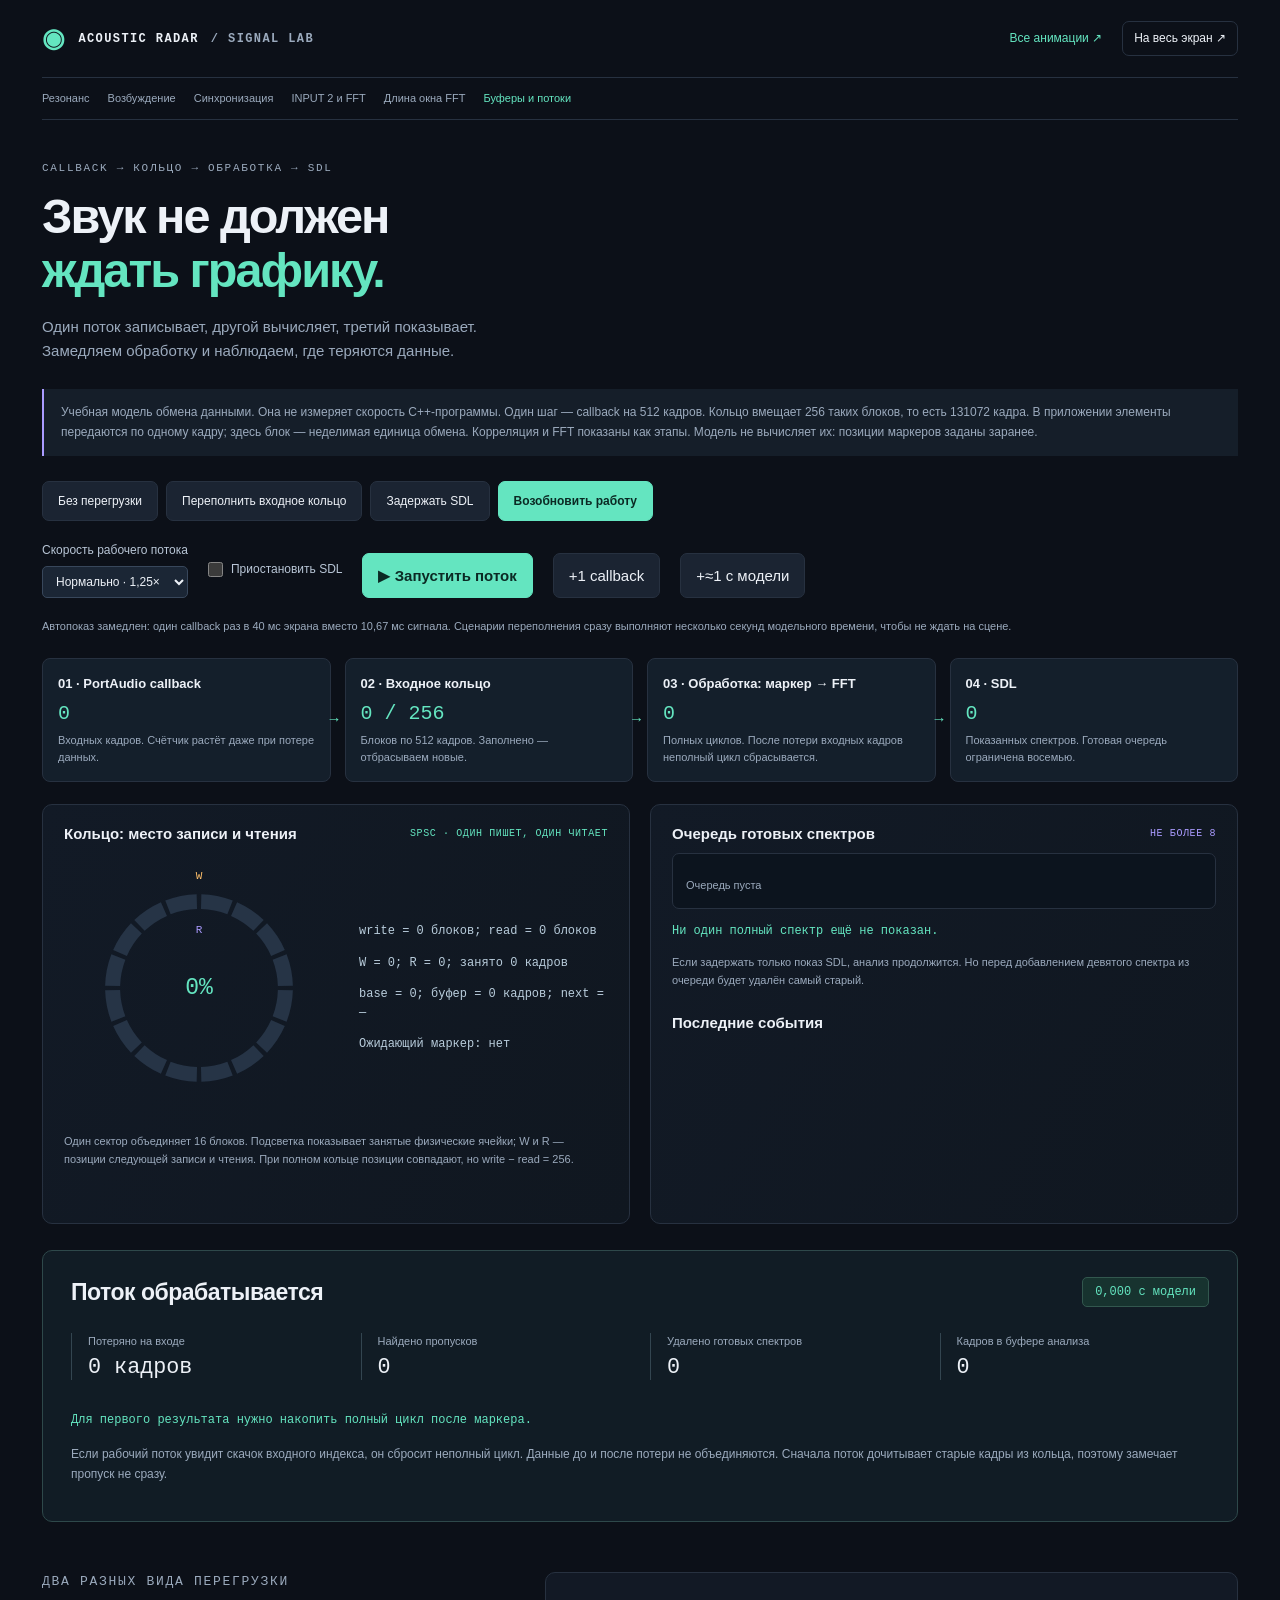
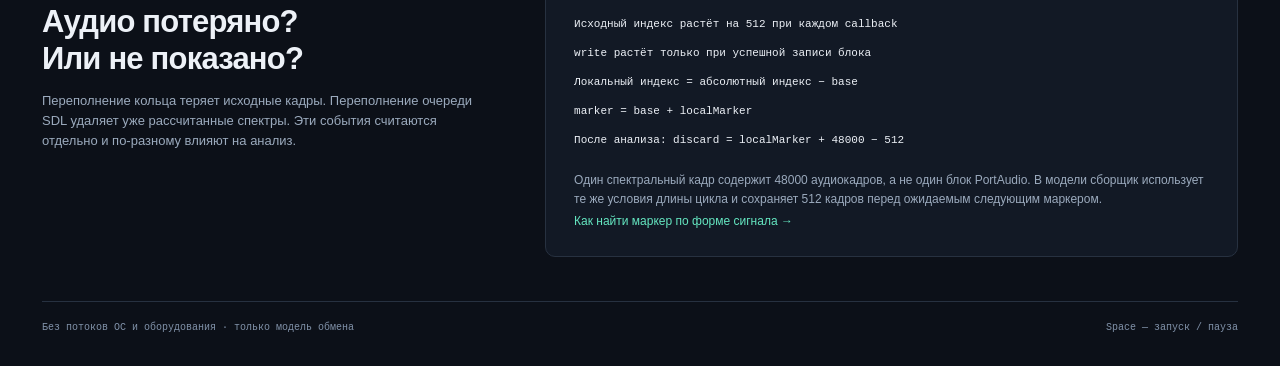
<file: presentation/pipeline-demo.html>
<!doctype html><html lang="ru"><head><meta charset="utf-8"><meta name="viewport" content="width=device-width,initial-scale=1"><meta name="color-scheme" content="dark"><title>Как звук проходит через потоки? · Acoustic Radar</title><link rel="stylesheet" href="chirp-demo.css"><link rel="stylesheet" href="excitation-demo.css"><link rel="stylesheet" href="teaching.css"><script defer src="pipeline-dsp.js"></script><script defer src="teaching-ui.js"></script><script defer src="pipeline-demo.js"></script></head><body><main>
<header class="masthead"><a class="wordmark" href="index.html"><span class="brand-mark">◉</span> ACOUSTIC RADAR <span class="muted">/ SIGNAL LAB</span></a><div class="header-actions"><a class="demo-link" href="index.html">Все анимации ↗</a><button id="fullscreen" class="quiet">На весь экран ↗</button></div></header><nav class="demo-directory" aria-label="Демонстрации доклада"><a href="resonance-demo.html">Резонанс</a><a href="excitation-demo.html">Возбуждение</a><a href="chirp-demo.html">Синхронизация</a><a href="microphone-demo.html">INPUT 2 и FFT</a><a href="microphone-demo.html#fft-comparison">Длина окна FFT</a><a href="pipeline-demo.html" aria-current="page">Буферы и потоки</a></nav>
<section class="intro"><div><p class="eyebrow">CALLBACK → КОЛЬЦО → ОБРАБОТКА → SDL</p><h1>Звук не должен<br><span>ждать графику.</span></h1><p class="lede">Один поток записывает, другой вычисляет, третий показывает.<br>Замедляем обработку и наблюдаем, где теряются данные.</p></div></section>
<p class="teaching-note model-note">Учебная модель обмена данными. Она не измеряет скорость C++-программы. Один шаг — callback на 512 кадров. Кольцо вмещает 256 таких блоков, то есть 131072 кадра. В приложении элементы передаются по одному кадру; здесь блок — неделимая единица обмена. Корреляция и FFT показаны как этапы. Модель не вычисляет их: позиции маркеров заданы заранее.</p>
<div class="scenario-buttons"><button id="normal" class="secondary">Без перегрузки</button><button id="overflow" class="secondary">Переполнить входное кольцо</button><button id="slow-ui" class="secondary">Задержать SDL</button><button id="recover" class="primary">Возобновить работу</button></div>
<div class="teaching-controls"><label for="worker-rate">Скорость рабочего потока<select id="worker-rate"><option value="0">Пауза · 0×</option><option value="0.5">Медленно · 0,5×</option><option value="1.25" selected>Нормально · 1,25×</option><option value="3">Быстро · 3×</option></select></label><label class="checkbox"><input id="ui-paused" type="checkbox"> Приостановить SDL</label><button id="play" class="primary" aria-pressed="false">▶ Запустить поток</button><button id="step" class="secondary">+1 callback</button><button id="second" class="secondary">+≈1 с модели</button></div>
<p class="hint">Автопоказ замедлен: один callback раз в 40 мс экрана вместо 10,67 мс сигнала. Сценарии переполнения сразу выполняют несколько секунд модельного времени, чтобы не ждать на сцене.</p>
<section class="stage-row" aria-label="Этапы передачи данных"><article class="stage-card"><h3>01 · PortAudio callback</h3><strong id="produced">0</strong><p>Входных кадров. Счётчик растёт даже при потере данных.</p></article><article id="ring-stage" class="stage-card"><h3>02 · Входное кольцо</h3><strong id="occupancy">0 / 256</strong><p>Блоков по 512 кадров. Заполнено — отбрасываем новые.</p></article><article class="stage-card"><h3>03 · Обработка: маркер → FFT</h3><strong id="cycles">0</strong><p>Полных циклов. После потери входных кадров неполный цикл сбрасывается.</p></article><article id="ui-stage" class="stage-card"><h3>04 · SDL</h3><strong id="displayed">0</strong><p>Показанных спектров. Готовая очередь ограничена восемью.</p></article></section>
<div class="teaching-grid"><article class="scope"><div class="scope-title"><h2>Кольцо: место записи и чтения</h2><span class="tag teal">SPSC · ОДИН ПИШЕТ, ОДИН ЧИТАЕТ</span></div><div class="ring-display"><canvas id="ring" role="img" aria-label="Заполненность кольцевого буфера с позициями записи и чтения"></canvas><div class="pipeline-data"><code id="ring-indices"></code><code id="ring-slots"></code><code id="buffer-indices"></code><code id="pending-marker"></code></div></div><p class="hint">Один сектор объединяет 16 блоков. Подсветка показывает занятые физические ячейки; W и R — позиции следующей записи и чтения. При полном кольце позиции совпадают, но write − read = 256.</p></article><article class="scope"><div class="scope-title"><h2>Очередь готовых спектров</h2><span class="tag purple">НЕ БОЛЕЕ 8</span></div><div id="ready" class="ready-list" aria-label="Готовые спектральные кадры"></div><p id="display-info" class="status-copy"></p><p class="hint">Если задержать только показ SDL, анализ продолжится. Но перед добавлением девятого спектра из очереди будет удалён самый старый.</p><h2 style="margin-top:22px">Последние события</h2><ol id="events" class="event-log"></ol></article></div>
<section class="result-panel"><div class="result-heading"><h2 id="state-title">Можно запускать</h2><span id="virtual-time" class="decision"></span></div><div class="metrics pipeline-metrics"><div><span>Потеряно на входе</span><strong id="input-dropped"></strong></div><div><span>Найдено пропусков</span><strong id="gaps"></strong></div><div><span>Удалено готовых спектров</span><strong id="ui-dropped"></strong></div><div><span>Кадров в буфере анализа</span><strong id="buffer-count"></strong></div></div><p id="cycle-example" class="status-copy"></p><p class="teaching-note">Если рабочий поток увидит скачок входного индекса, он сбросит неполный цикл. Данные до и после потери не объединяются. Сначала поток дочитывает старые кадры из кольца, поэтому замечает пропуск не сразу.</p></section>
<section class="explanation"><div><p class="eyebrow">ДВА РАЗНЫХ ВИДА ПЕРЕГРУЗКИ</p><h2>Аудио потеряно?<br> Или не показано?</h2><p>Переполнение кольца теряет исходные кадры. Переполнение очереди SDL удаляет уже рассчитанные спектры. Эти события считаются отдельно и по-разному влияют на анализ.</p></div><div class="formula-card"><div class="code-formulas"><code>Исходный индекс растёт на 512 при каждом callback</code><code>write растёт только при успешной записи блока</code><code>Локальный индекс = абсолютный индекс − base</code><code>marker = base + localMarker</code><code>После анализа: discard = localMarker + 48000 − 512</code></div><p>Один спектральный кадр содержит 48000 аудиокадров, а не один блок PortAudio. В модели сборщик использует те же условия длины цикла и сохраняет 512 кадров перед ожидаемым следующим маркером.</p><a class="demo-link" href="chirp-demo.html">Как найти маркер по форме сигнала →</a></div></section><footer><span>Без потоков ОС и оборудования · только модель обмена</span><span>Space — запуск / пауза</span></footer>
</main></body></html>
</file>
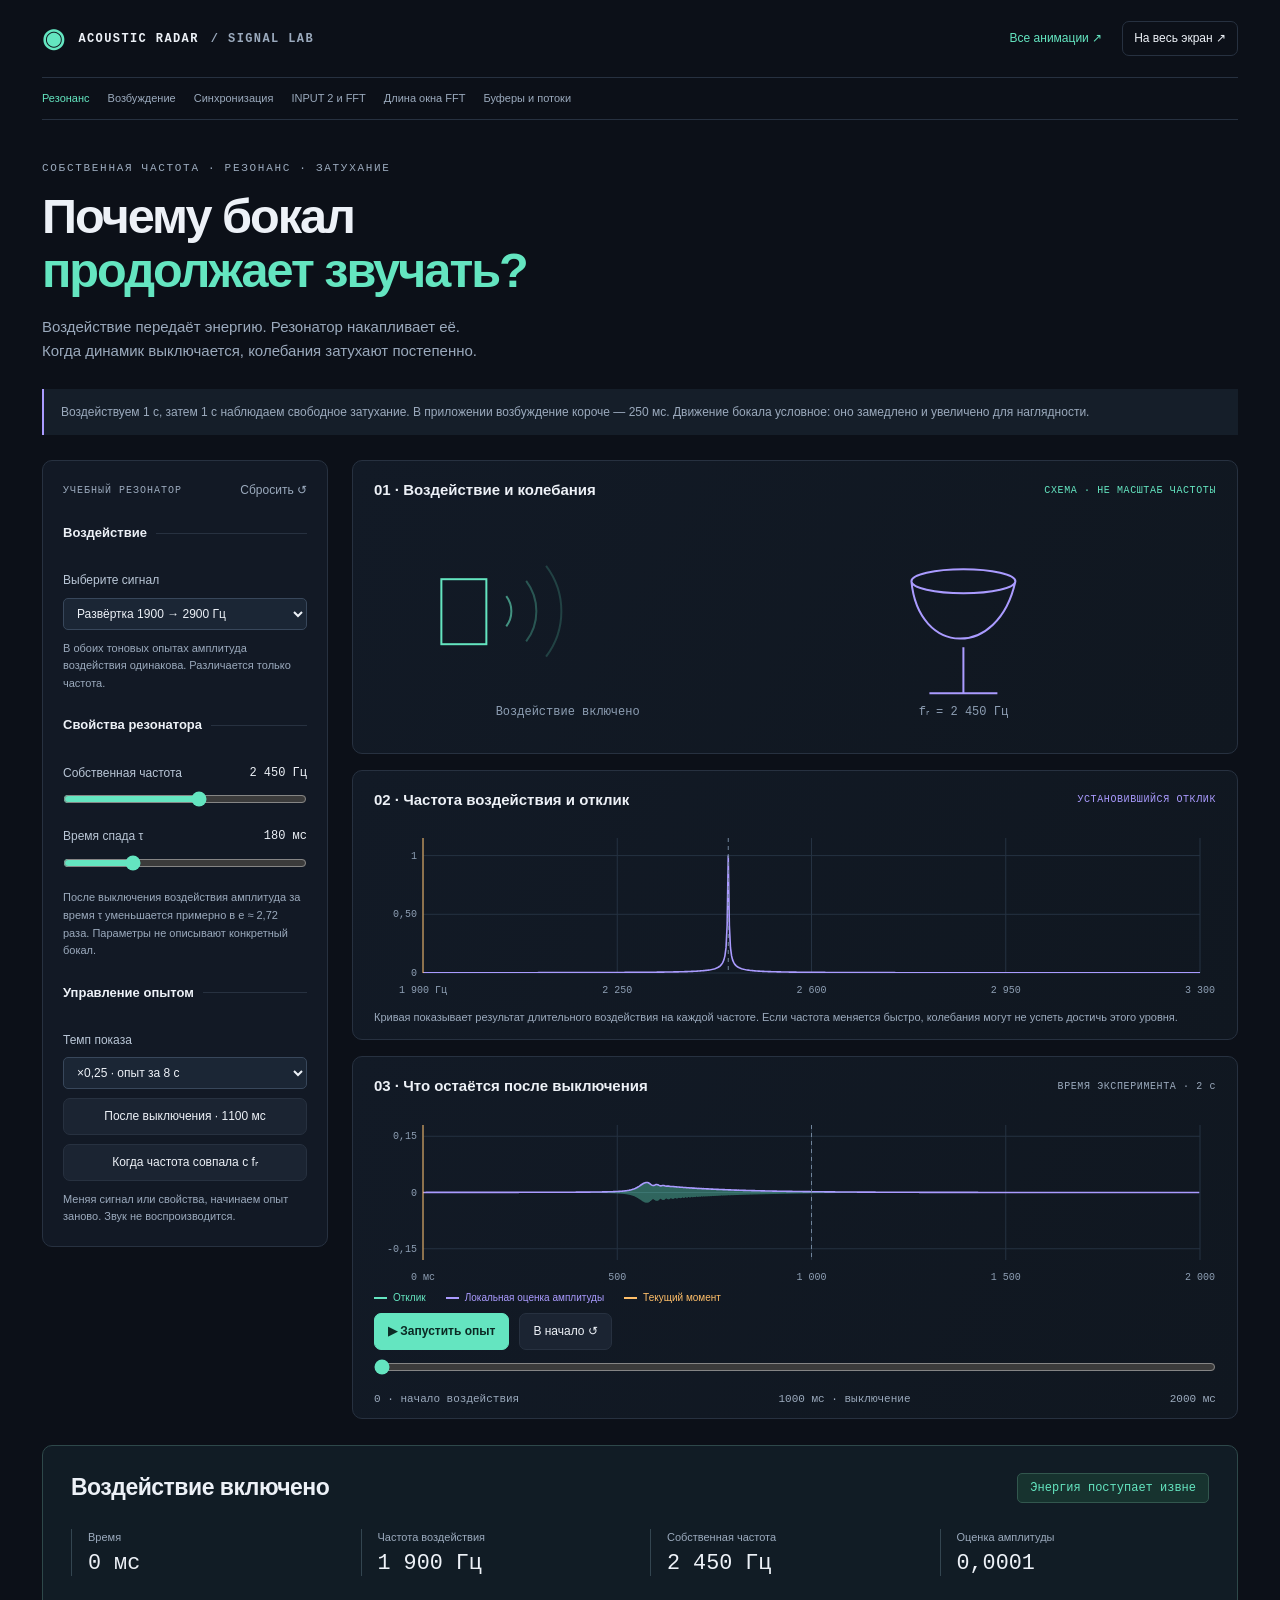
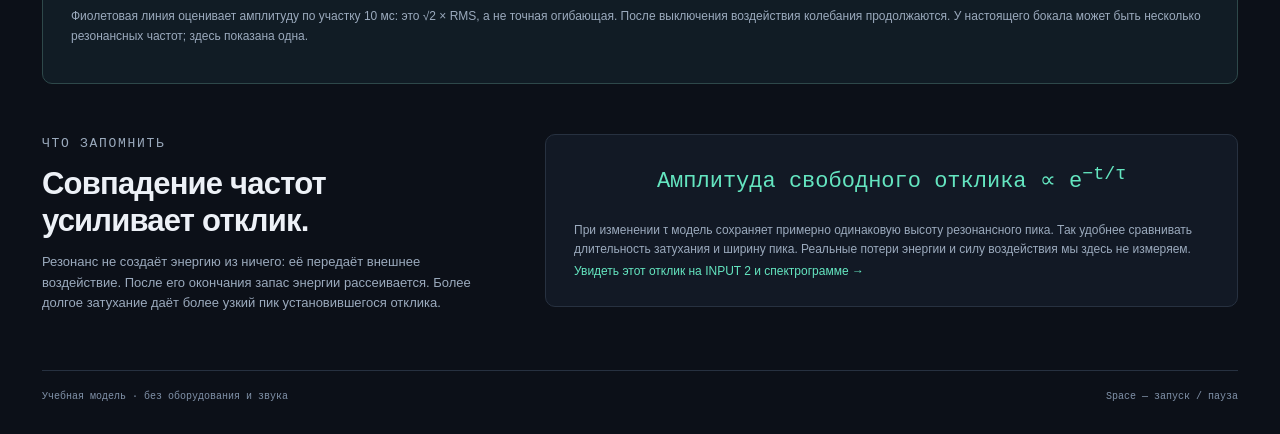
<file: presentation/resonance-demo.html>
<!doctype html><html lang="ru"><head><meta charset="utf-8"><meta name="viewport" content="width=device-width,initial-scale=1"><meta name="color-scheme" content="dark"><title>Почему бокал продолжает звучать? · Acoustic Radar</title><link rel="stylesheet" href="chirp-demo.css"><link rel="stylesheet" href="excitation-demo.css"><link rel="stylesheet" href="teaching.css"><script defer src="excitation-dsp.js"></script><script defer src="microphone-dsp.js"></script><script defer src="resonance-dsp.js"></script><script defer src="teaching-ui.js"></script><script defer src="resonance-demo.js"></script></head><body><main>
<header class="masthead"><a class="wordmark" href="index.html"><span class="brand-mark">◉</span> ACOUSTIC RADAR <span class="muted">/ SIGNAL LAB</span></a><div class="header-actions"><a class="demo-link" href="index.html">Все анимации ↗</a><button id="fullscreen" class="quiet">На весь экран ↗</button></div></header><nav class="demo-directory" aria-label="Демонстрации доклада"><a href="resonance-demo.html" aria-current="page">Резонанс</a><a href="excitation-demo.html">Возбуждение</a><a href="chirp-demo.html">Синхронизация</a><a href="microphone-demo.html">INPUT 2 и FFT</a><a href="microphone-demo.html#fft-comparison">Длина окна FFT</a><a href="pipeline-demo.html">Буферы и потоки</a></nav>
<section class="intro"><div><p class="eyebrow">СОБСТВЕННАЯ ЧАСТОТА · РЕЗОНАНС · ЗАТУХАНИЕ</p><h1>Почему бокал<br><span>продолжает звучать?</span></h1><p class="lede">Воздействие передаёт энергию. Резонатор накапливает её.<br>Когда динамик выключается, колебания затухают постепенно.</p></div></section>
<p class="model-note teaching-note">Воздействуем 1 с, затем 1 с наблюдаем свободное затухание. В приложении возбуждение короче — 250 мс. Движение бокала условное: оно замедлено и увеличено для наглядности.</p>
<div class="lab resonance-lab"><aside class="controls"><div class="panel-heading"><span class="eyebrow">УЧЕБНЫЙ РЕЗОНАТОР</span><button id="reset" class="text-button">Сбросить ↺</button></div><fieldset><legend>Воздействие</legend><label for="mode">Выберите сигнал</label><select id="mode"><option value="sweep">Развёртка 1900 → 2900 Гц</option><option value="matched">Тон на частоте резонанса</option><option value="off">Тон на 400 Гц выше резонанса</option></select><p class="hint">В обоих тоновых опытах амплитуда воздействия одинакова. Различается только частота.</p></fieldset><fieldset><legend>Свойства резонатора</legend><label for="natural">Собственная частота <output id="natural-value"></output></label><input id="natural" type="range" min="2000" max="2800" step="10" value="2450"><label for="tau">Время спада τ <output id="tau-value"></output></label><input id="tau" type="range" min="60" max="500" step="10" value="180"><p class="hint">После выключения воздействия амплитуда за время τ уменьшается примерно в e ≈ 2,72 раза. Параметры не описывают конкретный бокал.</p></fieldset><fieldset><legend>Управление опытом</legend><label for="speed">Темп показа</label><select id="speed"><option value="0.25" selected>×0,25 · опыт за 8 с</option><option value="1">×1 · опыт за 2 с</option></select><button id="release" class="secondary compact">После выключения · 1100 мс</button><button id="crossing" class="secondary compact">Когда частота совпала с fᵣ</button><p class="hint">Меняя сигнал или свойства, начинаем опыт заново. Звук не воспроизводится.</p></fieldset></aside>
<section class="workspace"><article class="scope"><div class="scope-title"><h2>01 · Воздействие и колебания</h2><span class="tag teal">СХЕМА · НЕ МАСШТАБ ЧАСТОТЫ</span></div><canvas id="glass" role="img" aria-label="Схема динамика и бокала с колебаниями, которые продолжаются после выключения воздействия"></canvas></article><article class="scope"><div class="scope-title"><h2>02 · Частота воздействия и отклик</h2><span class="tag purple">УСТАНОВИВШИЙСЯ ОТКЛИК</span></div><canvas id="response-curve" role="img" aria-label="Амплитудно-частотная характеристика одномодового резонатора"></canvas><p class="hint">Кривая показывает результат длительного воздействия на каждой частоте. Если частота меняется быстро, колебания могут не успеть достичь этого уровня.</p></article><article class="scope"><div class="scope-title"><h2>03 · Что остаётся после выключения</h2><span class="tag">ВРЕМЯ ЭКСПЕРИМЕНТА · 2 с</span></div><canvas id="history" role="img" aria-label="Осциллограмма отклика и оценка амплитуды по времени"></canvas><div class="chart-legend"><span class="key teal-key">Отклик</span><span class="key purple-key">Локальная оценка амплитуды</span><span class="key amber-key">Текущий момент</span></div><div class="scan-row"><button id="play" class="primary" aria-pressed="false">▶ Запустить опыт</button><button id="restart" class="secondary">В начало ↺</button></div><label class="sr-only" for="time">Время в миллисекундах</label><input id="time" type="range" min="0" max="1999" step="1" value="0"><div class="demo-progress"><span>0 · начало воздействия</span><span>1000 мс · выключение</span><span>2000 мс</span></div></article></section></div>
<section class="result-panel"><div class="result-heading"><h2 id="state-title">Воздействие включено</h2><span id="state" class="decision" role="status" aria-live="polite"></span></div><div class="metrics"><div><span>Время</span><strong id="time-value"></strong></div><div><span>Частота воздействия</span><strong id="drive-frequency"></strong></div><div><span>Собственная частота</span><strong id="natural-metric"></strong></div><div><span>Оценка амплитуды</span><strong id="amplitude"></strong></div></div><p class="teaching-note">Фиолетовая линия оценивает амплитуду по участку 10 мс: это √2 × RMS, а не точная огибающая. После выключения воздействия колебания продолжаются. У настоящего бокала может быть несколько резонансных частот; здесь показана одна.</p></section>
<section class="explanation"><div><p class="eyebrow">ЧТО ЗАПОМНИТЬ</p><h2>Совпадение частот<br> усиливает отклик.</h2><p>Резонанс не создаёт энергию из ничего: её передаёт внешнее воздействие. После его окончания запас энергии рассеивается. Более долгое затухание даёт более узкий пик установившегося отклика.</p></div><div class="formula-card"><div class="excitation-formula">Амплитуда свободного отклика ∝ e<sup>−t/τ</sup></div><p>При изменении τ модель сохраняет примерно одинаковую высоту резонансного пика. Так удобнее сравнивать длительность затухания и ширину пика. Реальные потери энергии и силу воздействия мы здесь не измеряем.</p><a class="demo-link" href="microphone-demo.html">Увидеть этот отклик на INPUT 2 и спектрограмме →</a></div></section><footer><span>Учебная модель · без оборудования и звука</span><span>Space — запуск / пауза</span></footer>
</main></body></html>
</file>
<file: presentation/chirp-demo.css>
:root{color-scheme:dark;--bg:#0c1018;--panel:#121925;--line:#273140;--text:#edf1f7;--muted:#9baabd;--teal:#64e5c0;--amber:#ffbf69;--purple:#aa9bff;--sans:Inter,"Segoe UI",Arial,sans-serif;--mono:"SFMono-Regular",Consolas,monospace}*{box-sizing:border-box}body{margin:0;background:var(--bg);color:var(--text);font:15px/1.55 var(--sans)}main{max-width:1500px;margin:auto;padding:0 42px}button,input{font:inherit}button{cursor:pointer}button:disabled{opacity:.45;cursor:default}button,a,input,summary{-webkit-tap-highlight-color:transparent}button:focus-visible,a:focus-visible,input:focus-visible,summary:focus-visible,canvas:focus-visible{outline:2px solid var(--teal);outline-offset:5px}button{border:1px solid var(--line);border-radius:7px;padding:10px 15px;background:none;color:var(--text);transition:background .15s,border-color .15s}button:hover{background:#253040;border-color:#52647b}button.primary{background:var(--teal);border-color:var(--teal);color:#0b2a24;font-weight:700}button.primary:hover{background:#94f4d6}button.secondary{background:#1b2432}button.quiet{font-size:12px;padding:7px 11px}button.text-button{border:0;padding:0;font-size:12px;color:var(--muted)}button.compact{width:100%;font-size:12px;padding:8px}.masthead{height:78px;display:flex;align-items:center;justify-content:space-between;border-bottom:1px solid var(--line);gap:20px}.wordmark{text-decoration:none;color:var(--text);font:700 12px var(--mono);letter-spacing:1.4px;display:flex;gap:12px;align-items:center}.brand-mark{color:var(--teal);font-size:26px}.slash{color:#4a596c}.muted{color:var(--muted)}.header-actions{display:flex;align-items:center;gap:20px}.offline{color:var(--muted);font-size:12px;white-space:nowrap}.offline i{display:inline-block;width:6px;height:6px;border-radius:50%;background:var(--teal);margin-right:7px}.intro{display:flex;justify-content:space-between;align-items:center;gap:30px;padding:40px 0 36px}.eyebrow{color:var(--muted);font:11px/1.5 var(--mono);letter-spacing:1.7px;margin:0 0 12px}h1{font-size:clamp(32px,3.8vw,56px);letter-spacing:-2px;line-height:1.12;margin:0 0 18px;font-weight:650}h1 span{color:var(--teal)}.lede{color:var(--muted);font-size:15px;margin:0}.lede strong{color:var(--text);font-weight:500}.route{display:grid;grid-template-columns:auto auto auto;align-items:center;gap:12px;font:12px var(--mono);padding:22px 25px;border-left:1px solid var(--line)}.route>span:not(.wire){border:1px solid #344658;padding:10px 12px;border-radius:4px;color:var(--teal)}.wire{color:var(--teal)}.route small{grid-column:1/-1;color:var(--muted);font:11px var(--sans);text-align:center;margin-top:6px}.lab{display:grid;grid-template-columns:286px minmax(0,1fr);gap:24px;align-items:start}.controls{background:var(--panel);border:1px solid var(--line);border-radius:10px;padding:20px}.panel-heading{display:flex;justify-content:space-between;align-items:center;gap:8px}.panel-heading .eyebrow{font-size:10px;letter-spacing:1px;margin:0}fieldset{border:0;border-top:1px solid var(--line);margin:23px 0 0;padding:16px 0 0;min-width:0}legend{padding:0 9px 0 0;font-weight:600;font-size:13px}.number{color:var(--muted);font:11px var(--mono);margin-right:10px}label{display:flex;justify-content:space-between;gap:8px;font-size:12px;margin-top:12px;color:#b9c6d6}output{font-family:var(--mono);color:var(--text);font-size:12px;white-space:nowrap}input[type=range]{width:100%;height:20px;margin:7px 0 3px;accent-color:var(--teal);cursor:pointer}input[type=checkbox]{accent-color:var(--teal);width:15px;height:15px;margin:0}.checkbox{justify-content:flex-start;align-items:center;margin:15px 0}.hint{font-size:11px;line-height:1.6;color:var(--muted);margin:10px 0 0}.workspace{display:grid;gap:16px}.scope{background:linear-gradient(120deg,#121a26,#101720);border:1px solid var(--line);border-radius:10px;padding:17px 21px 13px;min-width:0}.scope-title{display:flex;justify-content:space-between;gap:15px;align-items:center;margin-bottom:8px}h2{font-size:15px;font-weight:600;margin:0}.tag{font:10px var(--mono);letter-spacing:.6px;color:var(--muted)}.tag.teal{color:var(--teal)}.tag.purple{color:var(--purple)}canvas{display:block;width:100%;height:138px}.chart-grid{display:grid;grid-template-columns:minmax(0,1fr) 190px;gap:22px}.ramp{border-left:1px solid var(--line);padding-left:19px}.ramp canvas{height:100px}.ramp p{font-size:10px;color:var(--muted);margin:5px 0 0;line-height:1.4}.chart-legend{font-size:10px;display:flex;gap:20px;color:var(--muted);align-items:center;margin-top:4px;flex-wrap:wrap}.key:before{content:"";display:inline-block;width:13px;height:2px;background:currentColor;vertical-align:middle;margin-right:6px}.teal-key{color:var(--teal)}.amber-key{color:var(--amber)}.grey-key{color:#aabed7}.key.dotted:before{background:none;border-top:1px dashed var(--muted)}.legend-note{margin-left:auto;color:#8192a9}.correlation-scope canvas{height:146px;cursor:crosshair}.scan-row{display:flex;gap:10px;align-items:center;margin-top:8px}.scan-row button{font-size:12px;padding:8px 13px}.probe-readout{margin-left:auto;font:12px var(--mono);color:var(--muted);display:flex;gap:18px}.probe-readout span{min-width:115px}.result-panel{margin:26px 0 0;padding:24px 28px;background:#111c25;border:1px solid #2e484a;border-radius:10px}.result-heading{display:flex;align-items:center;justify-content:space-between;gap:20px}.result-heading .eyebrow{font-size:10px;margin-bottom:6px}.result-heading h2{font-size:23px;letter-spacing:-.5px}.decision{font:12px var(--mono);color:var(--teal);background:#17332f;border:1px solid #32574e;padding:7px 12px;border-radius:5px}.decision.rejected{background:#332822;border-color:#694a30;color:var(--amber)}.metrics{display:grid;grid-template-columns:repeat(4,1fr);margin:23px 0 30px;gap:20px}.metrics>div{border-left:1px solid #334550;padding-left:16px}.metrics span{display:block;color:var(--muted);font-size:11px;margin-bottom:5px}.metrics strong{font:500 clamp(17px,1.8vw,25px) var(--mono)}.frame-timeline{position:relative;display:flex;margin:0 0 66px;border:1px solid #3a5759;border-radius:4px;height:52px;font:11px var(--sans)}.excitation{width:25%;background:#29473e;color:#a1ecd4;padding:8px 12px;line-height:1.5;border-right:1px solid #4d7566}.decay{flex:1;background:repeating-linear-gradient(135deg,transparent,transparent 10px,#1b2932 10px,#1b2932 11px);color:var(--muted);padding:17px}.frame-start,.frame-end{position:absolute;bottom:-22px;font:11px var(--mono);color:var(--muted)}.frame-start{left:0;color:var(--teal)}.frame-end{right:0}.fft-window{position:absolute;left:0;top:60px;width:8.533333%;height:20px;background:#aa9bff22;border:1px solid var(--purple);color:#c6bcff;white-space:nowrap;display:flex;align-items:center;justify-content:center;font:9px var(--mono)}.fft-window i{position:absolute;top:-10px;bottom:-9px;left:50%;border-left:1px dashed var(--purple)}.fft-window small{position:absolute;left:50%;top:27px;font-size:10px}.frame-description{font-size:13px;color:#c4d4e1}.frame-math{border-top:1px solid #293f46;padding-top:16px;display:flex;align-items:center;justify-content:space-between;gap:20px;flex-wrap:wrap}code{font-family:var(--mono);font-size:12px}.frame-math code{color:var(--teal)}.frame-math label{margin:0;align-items:center;color:var(--muted);font-size:11px}.frame-math input{width:110px;background:#0d171e;border:1px solid #3a515f;border-radius:4px;padding:5px;color:var(--text);font:12px var(--mono)}.frame-timeline.unavailable{opacity:.32}.explanation{display:grid;grid-template-columns:1fr 1.6fr;gap:70px;margin:50px 0 44px;align-items:start}.explanation h2{font-size:31px;line-height:1.2;letter-spacing:-.8px}.explanation p{font-size:13px;color:var(--muted);max-width:500px}.formula-card{padding:25px 28px;background:var(--panel);border:1px solid var(--line);border-radius:10px}.formula{font:20px/1.6 var(--mono);display:flex;align-items:center;justify-content:center;gap:14px;padding:5px}.fraction{display:inline-flex;flex-direction:column;text-align:center}.fraction>span:first-child{border-bottom:1px solid #788ba4;padding:0 15px 7px}.fraction>span:last-child{padding-top:7px}.formula-card>p{font-size:12px;max-width:none;margin:22px 0 0}.code-formulas{display:grid;gap:12px;margin-top:18px;overflow-wrap:anywhere}.code-formulas code{font-size:11px}details{border-top:1px solid var(--line);margin-top:20px;padding-top:13px}summary{font-size:12px;cursor:pointer;color:#cfdaea}footer{display:flex;gap:20px;justify-content:space-between;border-top:1px solid var(--line);padding:20px 0 30px;color:#8192a9;font:10px var(--mono)}footer b{color:#52647b;padding:0 8px}.sr-only{position:absolute;width:1px;height:1px;overflow:hidden;clip:rect(0,0,0,0);white-space:nowrap}
@media(min-width:1600px){main{padding:0 50px}.intro{padding-top:48px}.scope canvas{height:162px}.correlation-scope canvas{height:170px}.ramp canvas{height:120px}.controls{padding:24px}fieldset{margin-top:28px;padding-top:21px}label{margin-top:18px}}
@media(max-width:1050px){main{padding:0 24px}.lab{grid-template-columns:250px minmax(0,1fr);gap:16px}.scope{padding:16px}.route{display:none}.chart-grid{grid-template-columns:minmax(0,1fr) 135px;gap:12px}.ramp{padding-left:10px}.tag{font-size:9px}.probe-readout{display:block;font-size:10px}.probe-readout span{display:block;min-width:100px}.explanation{gap:30px}.formula{font-size:16px}.offline{display:none}.legend-note{display:none}.fft-window>span{font-size:8px}}
@media(max-width:720px){main{padding:0 16px}.masthead{height:65px}.wordmark{font-size:10px;letter-spacing:.7px;gap:8px}.wordmark .slash,.wordmark .muted{display:none}.intro{padding:30px 0 25px}.eyebrow{font-size:9px;letter-spacing:1px}.lede{font-size:13px}.lede br{display:none}h1{letter-spacing:-1px}.lab{display:flex;flex-direction:column}.controls{width:100%;display:grid;grid-template-columns:1fr 1fr;gap:0 22px;padding:17px}.panel-heading{grid-column:1/-1}fieldset{margin-top:18px}fieldset:last-child{grid-column:1/-1}.workspace{width:100%}.chart-grid{grid-template-columns:minmax(0,1fr) 110px;gap:10px}.scope-title{gap:8px}.scope-title h2{font-size:13px}.tag{font-size:8px}.scope-title .number{margin-right:5px}canvas{height:135px}.scan-row{flex-wrap:wrap}.probe-readout{margin-left:0;display:flex;width:100%;justify-content:space-between}.result-panel{padding:20px 16px}.result-heading{align-items:flex-start;flex-direction:column;gap:12px}.metrics{grid-template-columns:1fr 1fr;gap:20px}.metrics strong{font-size:19px}.excitation{font-size:9px;padding:10px 5px}.decay{padding:16px 8px;font-size:10px}.fft-window>span{position:absolute;top:-23px}.fft-window{top:70px}.frame-timeline{margin-bottom:80px}.frame-math{gap:12px}.frame-math code{font-size:10px}.frame-math label{flex-wrap:wrap;justify-content:flex-start}.explanation{grid-template-columns:1fr;gap:15px;margin-top:35px}.explanation h2{font-size:25px}.explanation h2 br{display:none}.formula-card{padding:20px 16px}.formula{font-size:14px;gap:8px}.fraction>span:first-child{padding-left:2px;padding-right:2px}.explanation>div>p{max-width:none}footer{flex-direction:column;gap:9px;font-size:9px}.header-actions button{font-size:10px;padding:7px}.scope .hint{font-size:10px}}
@media(prefers-reduced-motion:reduce){*{transition:none!important;scroll-behavior:auto!important}}
/* Подписи границ располагаются над шкалой и не пересекаются с окном FFT под ней. */
.frame-start,.frame-end{top:-21px;bottom:auto}
@media(max-width:720px){.fft-window>span{left:calc(100% + 8px);top:1px;font-size:9px}}

/* Переход между двумя демонстрациями без внешних ресурсов. */
.demo-link{color:var(--teal);text-decoration:none;font-size:12px}.demo-link:hover{text-decoration:underline}
@media(max-width:720px){.header-actions{gap:10px}.header-actions .demo-link{font-size:10px}}
</file>
<file: presentation/teaching.css>
.demo-directory{display:flex;gap:8px 18px;flex-wrap:wrap;padding:12px 0;border-bottom:1px solid var(--line);font-size:11px}.demo-directory a{color:var(--muted);text-decoration:none}.demo-directory a:hover,.demo-directory a[aria-current=page]{color:var(--teal)}.teaching-grid{display:grid;grid-template-columns:minmax(0,1fr) minmax(0,1fr);gap:20px}.teaching-grid>div{min-width:0}.teaching-grid canvas{height:190px}.teaching-note{color:var(--muted);font-size:12px;line-height:1.7}.teaching-controls{display:flex;gap:12px 20px;flex-wrap:wrap;align-items:end;margin:20px 0}.teaching-controls label{display:grid;gap:6px;margin:0;min-width:120px}.teaching-controls input[type=range]{margin:0}.wide-canvas{height:210px}.comparison-section{margin:35px 0;padding:24px;border:1px solid #3e435d;border-radius:10px;background:#121825;scroll-margin-top:20px}.comparison-section h2{font-size:24px}.comparison-section .hint{max-width:1000px}.comparison-spectra{display:grid;grid-template-columns:1fr 1fr;gap:18px;margin-top:18px}.comparison-spectra article{border:1px solid var(--line);padding:14px;border-radius:8px;min-width:0}.comparison-spectra h3{margin:0 0 4px;font-size:13px}.comparison-spectra canvas{height:190px}.comparison-spectra output{font-size:11px;white-space:normal;color:var(--muted)}#fft-time{height:180px}.comparison-section input[type=range]{max-width:100%}.scenario-buttons{display:flex;gap:8px;flex-wrap:wrap;margin:15px 0}.scenario-buttons button{font-size:12px}.stage-row{display:grid;grid-template-columns:repeat(4,minmax(0,1fr));gap:14px;margin:22px 0}.stage-card{background:#141f2b;border:1px solid var(--line);border-radius:8px;padding:15px;min-width:0;position:relative}.stage-card:not(:last-child):after{content:'→';position:absolute;right:-12px;top:40%;color:var(--teal);z-index:2}.stage-card h3{font-size:13px;margin:0 0 8px}.stage-card strong{display:block;font:20px var(--mono);color:var(--teal);margin-bottom:7px}.stage-card p{font-size:11px;color:var(--muted);margin:0}.stage-card.warning{border-color:var(--amber)}.ring-display{display:grid;grid-template-columns:270px 1fr;align-items:center;gap:25px}.ring-display canvas{height:270px}.pipeline-data{display:grid;gap:13px}.pipeline-data code{font-size:12px;overflow-wrap:anywhere;color:#b9cddc}.ready-list{display:flex;gap:7px;flex-wrap:wrap;min-height:50px;padding:13px;border:1px solid var(--line);border-radius:7px;background:#0c141e}.ready-token{border:1px solid #7566ad;color:#c7beff;background:#211d35;padding:5px 8px;border-radius:4px;font:11px var(--mono)}.event-log{list-style:none;padding:0;margin:15px 0 0;min-height:160px;font:11px/1.8 var(--mono);color:var(--muted)}.event-log li{padding:6px 0;border-bottom:1px solid #21303d;overflow-wrap:anywhere}.status-copy{font:12px/1.8 var(--mono);color:var(--teal);overflow-wrap:anywhere}.demo-index{display:grid;grid-template-columns:repeat(2,minmax(0,1fr));gap:18px;margin:30px 0 50px}.demo-index a{display:block;color:var(--text);text-decoration:none;background:var(--panel);border:1px solid var(--line);border-radius:10px;padding:24px}.demo-index a:hover{border-color:var(--teal)}.demo-index h2{font-size:23px;margin:12px 0}.demo-index p{font-size:13px;color:var(--muted)}.demo-index .eyebrow{color:var(--teal)}.pipeline-metrics{grid-template-columns:repeat(4,minmax(0,1fr))}.resonance-lab #glass{height:230px}.resonance-lab canvas{height:180px}.resonance-lab select{width:100%;margin-top:8px}.resonance-lab .controls{position:static}.demo-progress{display:flex;gap:16px;justify-content:space-between;font:11px var(--mono);color:var(--muted);margin-top:10px}
@media(max-width:1050px){.stage-row{grid-template-columns:repeat(2,minmax(0,1fr))}.stage-card:after{display:none}.ring-display{grid-template-columns:220px 1fr}.ring-display canvas{height:230px}.teaching-grid{gap:12px}}
@media(max-width:720px){.teaching-grid,.comparison-spectra,.demo-index{grid-template-columns:1fr}.comparison-section{padding:18px 14px}.comparison-section h2{font-size:21px}.teaching-controls{gap:12px}.teaching-controls label{min-width:110px;flex:1}.ring-display{grid-template-columns:1fr;gap:14px}.ring-display canvas{max-width:280px;margin:auto;width:100%;height:250px}.stage-card{padding:12px}.stage-card h3{font-size:12px}.stage-card strong{font-size:18px}.demo-directory{gap:9px 14px;font-size:10px}.demo-index h2{font-size:21px}.resonance-lab .controls{display:block}.pipeline-metrics{grid-template-columns:1fr 1fr}.status-copy{font-size:10px}.scenario-buttons button{font-size:10px}.event-log{font-size:10px}}

.purple-key{color:var(--purple)}.teaching-controls label.checkbox{display:flex;min-width:0;align-self:center;gap:8px}.resonance-lab fieldset button{margin-top:9px}
.model-note{font-size:12px;line-height:1.7;color:var(--muted);padding:13px 17px;background:#151e29;border-left:2px solid var(--purple);margin:-9px 0 25px}
</file>
<file: presentation/excitation-demo.css>
.demo-link{color:var(--teal);text-decoration:none;font-size:12px}.demo-link:hover{text-decoration:underline}.excitation-lab .controls{position:sticky;top:18px}.envelope-parts{display:grid;gap:6px;color:var(--muted);font-size:11px;margin-top:14px}.envelope-parts span{display:flex;justify-content:space-between}.envelope-parts b{color:#c9d8e6;font:11px var(--mono)}select{background:#1b2635;color:var(--text);border:1px solid #38475b;border-radius:5px;padding:7px 9px;font:12px var(--sans);max-width:100%;cursor:pointer}#speed{width:100%;margin-top:8px}.cycle-strip{display:flex;border:1px solid var(--line);height:30px;margin-top:14px;border-radius:4px;overflow:hidden;font-size:10px;white-space:nowrap}.cycle-strip>div{display:flex;align-items:center;justify-content:center;gap:4px;overflow:hidden}.cycle-strip>div:first-child{background:#2a473e;color:var(--teal);width:25%;border-right:1px solid #548575}.cycle-strip>div:last-child{background:repeating-linear-gradient(135deg,transparent,transparent 7px,#1f2a39 7px,#1f2a39 8px);color:var(--muted);flex:1}.phase-grid{display:grid;grid-template-columns:minmax(0,1fr) 190px;gap:22px}.phase-view{border-left:1px solid var(--line);padding-left:15px}.phase-view canvas{height:145px}.phase-view p{font-size:10px;text-align:center}.phase-grid>div>canvas{height:145px}.phase-grid>div>.hint{margin:0}.zoom-scope canvas{height:155px}.zoom-label{display:flex;align-items:center;gap:8px;margin:0;font-size:11px}.zoom-label select{padding:4px 6px;font-size:11px}.jump-buttons{display:flex;gap:8px;flex-wrap:wrap;margin:9px 0 2px}.jump-buttons button{font-size:10px;color:var(--muted);padding:5px 9px}.sample-equation{display:flex;align-items:center;justify-content:space-between;gap:16px;flex-wrap:wrap;border-top:1px solid #2d464a;padding-top:15px;font:13px/1.7 var(--mono);color:var(--teal)}.sample-equation>span:last-child{font-size:11px;color:var(--muted)}.excitation-formula{font:22px/1.6 var(--mono);color:var(--teal);text-align:center}.scope .number{color:var(--teal)}.metrics strong{font-size:clamp(17px,1.7vw,24px)}.excitation-lab canvas{height:160px}.excitation-lab .phase-view canvas{height:160px}.excitation-lab .zoom-scope canvas{height:165px}#position{margin-top:15px}.phase-view .hint{min-height:20px}select:focus-visible{outline:2px solid var(--teal);outline-offset:4px}
@media(max-width:1050px){.phase-grid{grid-template-columns:minmax(0,1fr) 140px;gap:10px}.phase-view{padding-left:8px}.cycle-strip{font-size:9px}.header-actions{gap:12px}}
@media(max-width:720px){.excitation-lab .controls{position:static}.phase-grid{grid-template-columns:minmax(0,1fr) 110px}.excitation-lab .phase-view canvas{height:145px}.sample-equation{font-size:11px}.excitation-formula{font-size:17px}.cycle-strip{font-size:8px}.cycle-strip>div{gap:2px}.cycle-strip>div:first-child{justify-content:flex-start;padding-left:4px}.header-actions{gap:10px}.header-actions .demo-link{font-size:10px}.excitation-lab .controls fieldset:last-child{grid-column:1/-1}.jump-buttons{gap:5px}.jump-buttons button{font-size:9px}.metrics strong{font-size:17px}}
</file>
<file: presentation/microphone-demo.css>
.model-note{font-size:12px;line-height:1.65;color:var(--muted);padding:13px 17px;background:#151e29;border-left:2px solid var(--purple);margin:-9px 0 25px}.model-note strong{color:#d9d4f4;font-weight:500}.analysis-grid{display:grid;grid-template-columns:minmax(0,1fr) minmax(0,1fr);gap:22px}.analysis-grid>div+div{border-left:1px solid var(--line);padding-left:16px}.analysis-grid canvas{height:170px}.microphone-lab canvas{height:170px}.microphone-lab .spectrogram-scope canvas{height:218px}.purple-key{color:var(--purple)}.palette-bar{display:inline-block;width:75px;height:5px;border-radius:2px;background:linear-gradient(to right,red,#ff0,#0f0,#0ff,blue)}.microphone-lab .controls{position:static}.base-label{justify-content:flex-start;align-items:center;flex-wrap:wrap;margin-top:13px;font-size:11px}.base-label input{background:#0d171e;color:var(--text);border:1px solid #3a515f;border-radius:4px;width:125px;padding:5px;font:12px var(--mono)}.sample-equation span{overflow-wrap:anywhere}.sample-equation{font-size:12px}.sample-equation>span:last-child{font-size:11px}.microphone-lab .jump-buttons{margin-top:8px}.microphone-lab .scan-row{margin-top:13px}.microphone-lab .controls label.checkbox{font-size:11px}.explanation .excitation-formula{font-size:17px}
@media(max-width:1050px){.analysis-grid{gap:10px}.analysis-grid>div+div{padding-left:8px}.microphone-lab .scope-title .tag{max-width:160px;text-align:right;line-height:1.5}.masthead .header-actions{gap:10px}}
@media(max-width:720px){.model-note{font-size:11px}.analysis-grid{grid-template-columns:1fr;gap:14px}.analysis-grid>div+div{border-left:0;border-top:1px solid var(--line);padding:10px 0 0}.microphone-lab .scope-title .tag{max-width:110px;font-size:8px}.microphone-lab .spectrogram-scope canvas{height:220px}.header-actions .demo-link{font-size:9px}.header-actions button{font-size:9px;padding:5px}.masthead .wordmark{gap:5px;font-size:9px}.masthead{gap:8px}.explanation .excitation-formula{font-size:12px}.sample-equation{font-size:10px}}
</file>
